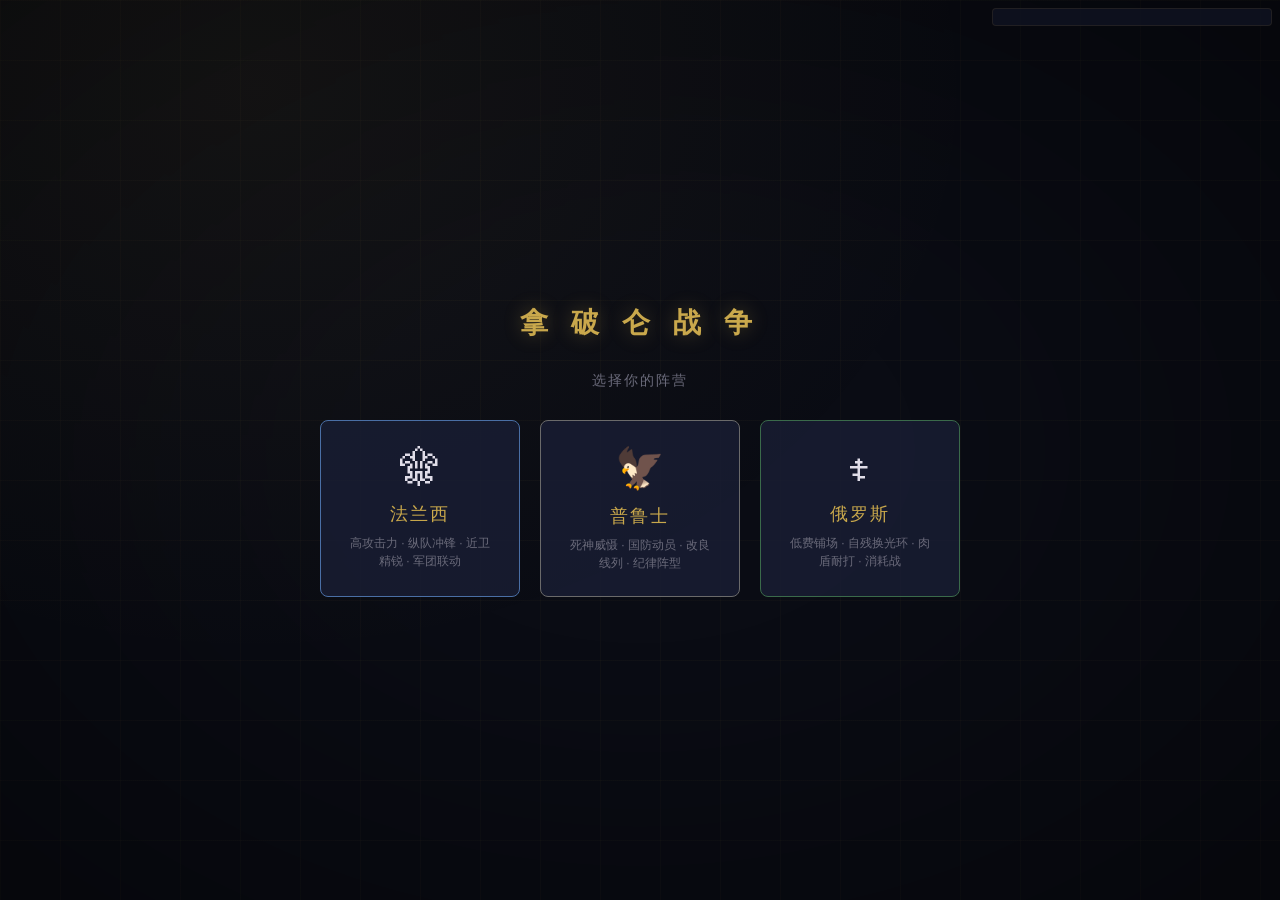
<file: prototypes/card-battle-sim/game.html>
<!DOCTYPE html>
<html lang="zh-CN">
<head>
<meta charset="UTF-8">
<meta name="viewport" content="width=device-width, initial-scale=1.0">
<title>拿破仑战争 — 可玩 Demo</title>
<style>
:root{--void:#0a0c14;--abyss:#0f1220;--slate:#1a1f35;--brass:#c9a84c;--brass-glow:#e0c060;--blood:#8b1a1a;--blood-bright:#c23030;--smoke:#4a4a5a;--smoke-lt:#6a6a7a;--frost:#5a7a9a;--forest:#2a5a3a;--flame:#e06030;--f-france:#4a6fa5;--f-prussia:#6a6a6a;--f-russia:#3a6a4a;--paper:#f0e8d0;--paper-d:#d8c8a0;--r:4px;--rl:8px}
*{margin:0;padding:0;box-sizing:border-box}
body{font-family:"Hiragino Sans","PingFang SC",sans-serif;background:var(--void);color:#e0dde8;min-height:100vh;overflow-x:hidden}
body::before{content:'';position:fixed;inset:0;pointer-events:none;z-index:0;background-image:linear-gradient(rgba(201,168,76,.03) 1px,transparent 1px),linear-gradient(90deg,rgba(201,168,76,.03) 1px,transparent 1px);background-size:60px 60px}
body::after{content:'';position:fixed;inset:0;pointer-events:none;z-index:0;background:radial-gradient(ellipse at 20% 10%,rgba(201,168,76,.06) 0%,transparent 50%),radial-gradient(ellipse at 50% 50%,transparent 30%,rgba(0,0,0,.4) 100%)}

/* Faction Select */
#sel{position:relative;z-index:1;display:flex;flex-direction:column;align-items:center;justify-content:center;min-height:100vh;gap:30px}
#sel h1{font-family:"Georgia","Noto Serif SC",serif;font-size:28px;letter-spacing:8px;color:var(--brass);text-shadow:0 0 20px rgba(201,168,76,.3)}
#sel .sub{color:var(--smoke-lt);font-size:14px;letter-spacing:2px}
.fc{display:flex;gap:20px;flex-wrap:wrap;justify-content:center}
.fcard{width:200px;padding:24px;background:rgba(26,31,53,.8);border:1px solid rgba(201,168,76,.15);border-radius:var(--rl);cursor:pointer;text-align:center;transition:all .2s}
.fcard:hover{border-color:var(--brass);transform:translateY(-4px);box-shadow:0 8px 24px rgba(0,0,0,.4)}
.fcard .ic{font-size:40px;margin-bottom:12px}
.fcard .nm{font-family:"Georgia",serif;font-size:18px;color:var(--brass);letter-spacing:2px;margin-bottom:8px}
.fcard .ds{font-size:12px;color:var(--smoke-lt);line-height:1.5}

/* Game Screen */
#gs{display:none;position:relative;z-index:1;max-width:1000px;margin:0 auto;padding:8px 12px 200px}
.gt{text-align:center;padding:10px;margin-bottom:8px;font-family:"Georgia",serif;font-size:16px;letter-spacing:4px;color:var(--brass);border-bottom:1px solid rgba(201,168,76,.1)}
.ib{display:flex;justify-content:space-between;align-items:center;padding:6px 12px;margin-bottom:8px;background:rgba(26,31,53,.8);border:1px solid rgba(201,168,76,.1);border-radius:var(--r);font-size:12px}
.ib .ph{color:var(--brass);font-weight:bold}.ib .st{color:var(--smoke-lt)}.ib .st b{color:var(--brass)}

/* HQ */
.hq{display:flex;align-items:center;gap:12px;padding:8px 14px;background:rgba(0,0,0,.3);border-radius:var(--r);border:1px solid rgba(201,168,76,.1);margin-bottom:6px}
.hq-l{font-family:"Georgia",serif;font-size:13px;color:var(--smoke-lt);min-width:70px}
.hq-bar{flex:1;max-width:180px;height:14px;background:rgba(0,0,0,.4);border-radius:7px;overflow:hidden;border:1px solid rgba(201,168,76,.1)}
.hq-fill{height:100%;background:linear-gradient(90deg,var(--blood),var(--blood-bright));border-radius:7px;transition:width .5s}
.hq-fill.crit{animation:hpulse 1s ease-in-out infinite}
@keyframes hpulse{0%,100%{opacity:1}50%{opacity:.5}}
.hq-txt{font-family:monospace;font-size:14px;font-weight:bold;color:var(--blood-bright)}
.hq.hit{animation:hqhit .5s ease-out}
@keyframes hqhit{0%{transform:translateX(0)}10%{transform:translateX(-4px)}20%{transform:translateX(4px)}30%{transform:translateX(-3px)}100%{transform:translateX(0)}}

/* Battlefield */
.bfl{display:flex;flex-direction:column;gap:3px}
.bl{display:flex;align-items:stretch;background:rgba(0,0,0,.2);border:1px solid rgba(201,168,76,.08);border-radius:var(--r);min-height:72px;overflow:hidden}
.bl.sk{background:linear-gradient(to bottom,rgba(201,168,76,.06),rgba(201,168,76,.02));border:1px solid rgba(201,168,76,.2)}
.bd{text-align:center;color:var(--brass);font-size:9px;letter-spacing:4px;padding:1px 0;font-family:"Georgia",serif;opacity:.5}
.ll{writing-mode:vertical-rl;width:22px;min-width:22px;display:flex;align-items:center;justify-content:center;color:var(--smoke);font-size:10px;letter-spacing:2px;border-right:1px solid rgba(201,168,76,.08);background:rgba(0,0,0,.1);flex-shrink:0;font-family:"Georgia",serif}
.ur{flex:1;display:grid;grid-template-columns:repeat(4,1fr);gap:4px;padding:4px;align-items:center}
.sl{border:1px dashed rgba(201,168,76,.08);border-radius:var(--r);background:rgba(0,0,0,.06);min-height:62px;cursor:default;transition:all .2s;position:relative}
.sl.clk{cursor:pointer;border-color:var(--brass)}.sl.clk:hover{background:rgba(201,168,76,.1)}
.sl.tgt{border-color:var(--blood-bright);background:rgba(194,48,48,.1);cursor:crosshair;animation:tp .8s ease-in-out infinite}
@keyframes tp{0%,100%{box-shadow:none}50%{box-shadow:0 0 8px rgba(194,48,48,.4)}}

/* Unit Card */
.uc{background:linear-gradient(135deg,var(--paper),var(--paper-d));border:2px solid rgba(42,42,42,.5);border-radius:var(--r);color:#2a2a2a;padding:3px;font-size:10px;position:relative;transition:all .2s}
.uc.fr{border-color:var(--f-france)}.uc.pr{border-color:var(--f-prussia)}.uc.ru{border-color:var(--f-russia)}
.uc.t-骑兵{background:linear-gradient(135deg,#f2d5d1,#d08070)}.uc.t-炮兵{background:linear-gradient(135deg,#ece1be,#c8aa58)}.uc.t-散兵{background:linear-gradient(135deg,#dff0cf,#a0c878)}.uc.t-近卫{background:linear-gradient(135deg,#eadcf4,#b088cc)}
.uc.act{box-shadow:0 0 6px rgba(201,168,76,.4);cursor:pointer}.uc.act:hover{transform:translateY(-2px);box-shadow:0 4px 12px rgba(0,0,0,.4)}
.uc.sel{box-shadow:0 0 12px rgba(201,168,76,.7);border-color:var(--brass)!important}
.uc.dead{opacity:.3;filter:grayscale(.8);border-style:dashed}
.uc.shk{box-shadow:0 0 6px rgba(201,168,76,.5)}
.uc.adv{box-shadow:0 0 8px rgba(90,122,154,.5);cursor:pointer;border-color:var(--frost)!important}
.uc.adv:hover{transform:translateY(-2px)}
.uct{position:absolute;top:-4px;left:-4px;width:18px;height:18px;background:var(--blood);color:#fff;border:2px solid #2a2a2a;border-radius:50%;text-align:center;line-height:14px;font-weight:bold;font-size:10px;z-index:1}
.ucn{font-weight:bold;font-size:9px;text-align:center;margin-top:3px;overflow:hidden;text-overflow:ellipsis;white-space:nowrap;border-bottom:1px solid rgba(0,0,0,.1);padding-bottom:1px}
.ucty{font-size:8px;color:#5a5a5a;text-align:center}
.ucs{display:flex;justify-content:space-between;border-top:1px solid rgba(0,0,0,.1);padding-top:1px;font-weight:bold}
.uca{color:var(--blood);font-size:11px}
.uchp{font-size:11px}.uchp.d{color:var(--blood)}.uchp.ok{color:var(--forest)}
.uc-sh{position:absolute;top:16px;right:1px;font-size:7px;font-weight:bold;background:rgba(74,58,31,.88);color:var(--brass-glow);border:1px solid var(--brass);border-radius:2px;padding:0 2px}
.uc-ev{position:absolute;bottom:1px;right:1px;font-size:7px;color:var(--smoke)}

/* Floating damage */
.fdmg{position:absolute;font-family:"Georgia",serif;font-size:16px;font-weight:bold;color:#e04040;text-shadow:0 0 6px rgba(0,0,0,.8);pointer-events:none;z-index:30;animation:fup 1s ease-out forwards}
@keyframes fup{0%{opacity:1;transform:translateY(0) scale(1.3)}100%{opacity:0;transform:translateY(-30px) scale(.8)}}

/* Hand */
.ha{position:fixed;bottom:50px;left:50%;transform:translateX(-50%);display:flex;gap:6px;padding:8px 12px;z-index:40;background:linear-gradient(180deg,rgba(10,12,20,.9),rgba(10,12,20,.98));border:1px solid rgba(201,168,76,.15);border-radius:var(--rl);backdrop-filter:blur(8px);max-width:90vw;overflow-x:auto}
.hc{min-width:100px;max-width:120px;padding:6px;cursor:pointer;background:linear-gradient(135deg,var(--paper),var(--paper-d));border:2px solid rgba(42,42,42,.5);border-radius:var(--r);color:#2a2a2a;font-size:10px;transition:all .2s;flex-shrink:0;position:relative}
.hc:hover{transform:translateY(-8px);box-shadow:0 8px 20px rgba(0,0,0,.5);border-color:var(--brass)}.hc.sel{border-color:var(--brass);box-shadow:0 0 12px rgba(201,168,76,.6);transform:translateY(-12px)}.hc.no{opacity:.4;cursor:not-allowed}
.hc.ev{background:linear-gradient(135deg,#d0e8d0,#a0c8a0)}
.hcn{font-weight:bold;font-size:10px;text-align:center;border-bottom:1px solid rgba(0,0,0,.1);padding-bottom:2px;margin-bottom:2px}
.hci{font-size:9px;color:#5a5a5a;text-align:center}
.hcs{display:flex;justify-content:space-between;font-weight:bold;margin-top:2px;border-top:1px solid rgba(0,0,0,.1);padding-top:2px}
.hcc{position:absolute;top:-4px;left:-4px;width:16px;height:16px;background:var(--blood);color:#fff;border:2px solid #2a2a2a;border-radius:50%;text-align:center;line-height:12px;font-size:9px}

/* Action Bar */
.abar{position:fixed;bottom:0;left:0;right:0;z-index:50;background:linear-gradient(180deg,rgba(10,12,20,.85),rgba(10,12,20,.98));border-top:1px solid rgba(201,168,76,.15);padding:8px 16px;display:flex;align-items:center;gap:12px;backdrop-filter:blur(8px)}
.abar .mw{max-width:1000px;margin:0 auto;width:100%;display:flex;align-items:center;gap:12px}
.btn{background:rgba(26,31,53,.8);color:#c0bdc8;border:1px solid rgba(201,168,76,.12);padding:6px 14px;cursor:pointer;font-family:inherit;font-size:12px;border-radius:var(--r);transition:all .15s;white-space:nowrap}
.btn:hover:not(:disabled){background:rgba(201,168,76,.12);border-color:var(--brass);color:var(--brass)}
.btn:disabled{opacity:.3;cursor:not-allowed}
.btn.pr{background:linear-gradient(135deg,var(--blood),#6b1515);border-color:var(--blood-bright);color:#fff}
.btn.pr:hover:not(:disabled){background:linear-gradient(135deg,var(--blood-bright),var(--blood))}
.phi{font-family:"Georgia",serif;font-size:13px;color:var(--brass);letter-spacing:1px;min-width:80px}
.ahi{font-size:11px;color:var(--smoke-lt);flex:1}

/* Log */
.lp{position:fixed;top:8px;right:8px;width:280px;max-height:300px;overflow-y:auto;padding:8px;z-index:30;background:rgba(15,18,32,.9);border:1px solid rgba(201,168,76,.1);border-radius:var(--r);font-size:10px;font-family:monospace;color:var(--smoke-lt);line-height:1.5}
.lp .ll{margin:1px 0}.lp .la{color:var(--blood-bright)}.lp .ld{color:var(--brass)}.lp .lh{color:var(--forest-lt)}

/* Result */
.ro{display:none;position:fixed;inset:0;z-index:60;align-items:center;justify-content:center;background:rgba(0,0,0,.6)}
.ro.vis{display:flex}
.rc{background:linear-gradient(135deg,rgba(26,31,53,.95),rgba(42,37,32,.95));border:2px solid var(--brass);border-radius:var(--rl);padding:40px 60px;text-align:center;box-shadow:0 0 60px rgba(201,168,76,.3)}
.rc .ri{font-size:48px;margin-bottom:12px}.rc .rt{font-family:"Georgia",serif;font-size:24px;color:var(--brass-glow);letter-spacing:4px}.rc .rd{font-size:13px;color:var(--smoke-lt);margin-top:8px}.rc .rb{margin-top:20px}

.sk-shake{animation:sk .4s ease-out}
@keyframes sk{0%{transform:translate(0,0)}10%{transform:translate(-4px,-2px)}20%{transform:translate(4px,2px)}30%{transform:translate(-3px,1px)}40%{transform:translate(3px,-1px)}50%{transform:translate(-2px,2px)}60%{transform:translate(2px,-1px)}100%{transform:translate(0,0)}}

@media(max-width:700px){.ha{gap:4px;padding:6px 8px}.hc{min-width:80px;max-width:95px;font-size:9px}.lp{display:none}.ib{font-size:10px;flex-wrap:wrap;gap:4px}}
@media(prefers-reduced-motion:reduce){*,*::before,*::after{animation-duration:.01ms!important;transition-duration:.01ms!important}}
:focus-visible{outline:2px solid var(--brass);outline-offset:1px}
::-webkit-scrollbar{width:4px}::-webkit-scrollbar-track{background:var(--void)}::-webkit-scrollbar-thumb{background:var(--slate-lt);border-radius:2px}
</style>
</head>
<body>
<div id="sel">
<h1>拿 破 仑 战 争</h1>
<div class="sub">选择你的阵营</div>
<div class="fc">
<div class="fcard" style="border-color:var(--f-france)" onclick="startGame('法兰西')"><div class="ic">⚜</div><div class="nm">法兰西</div><div class="ds">高攻击力 · 纵队冲锋 · 近卫精锐 · 军团联动</div></div>
<div class="fcard" style="border-color:var(--f-prussia)" onclick="startGame('普鲁士')"><div class="ic">🦅</div><div class="nm">普鲁士</div><div class="ds">死神威慑 · 国防动员 · 改良线列 · 纪律阵型</div></div>
<div class="fcard" style="border-color:var(--f-russia)" onclick="startGame('俄罗斯')"><div class="ic">☦</div><div class="nm">俄罗斯</div><div class="ds">低费铺场 · 自残换光环 · 肉盾耐打 · 消耗战</div></div>
</div>
</div>

<div id="gs">
<div class="gt">拿 破 仑 战 争</div>
<div class="ib"><span class="ph" id="ph">准备中</span><span class="st">回合 <b id="tn">1</b></span><span class="st">军令 <b id="od">0/0</b></span><span class="st">手牌 <b id="hcnt">0</b></span><span class="st">牌库 <b id="dcnt">0</b></span></div>
<div class="hq" id="hq-e" style="border-left:3px solid var(--f-russia)"><span class="hq-l" id="el">敌方指挥部</span><div class="hq-bar"><div class="hq-fill" id="ef" style="width:100%"></div></div><span class="hq-txt" id="et">14/14</span></div>
<div class="bfl" id="bfl" style="position:relative">
<div class="bl" id="l-er"><div class="ll">敌后方</div><div class="ur" id="r-er"></div></div>
<div class="bd">— 敌 主 力 —</div>
<div class="bl" id="l-em"><div class="ll">敌主力</div><div class="ur" id="r-em"></div></div>
<div class="bd">— 散 兵 线 —</div>
<div class="bl sk" id="l-sk"><div class="ll">散兵线</div><div class="ur" id="r-sk"></div></div>
<div class="bd">— 我 主 力 —</div>
<div class="bl" id="l-pm"><div class="ll">我主力</div><div class="ur" id="r-pm"></div></div>
<div class="bl" id="l-pr"><div class="ll">我后方</div><div class="ur" id="r-pr"></div></div>
</div>
<div class="hq" id="hq-p" style="border-left:3px solid var(--f-france)"><span class="hq-l" id="pl">我方指挥部</span><div class="hq-bar"><div class="hq-fill" id="pf" style="width:100%"></div></div><span class="hq-txt" id="pt">14/14</span></div>
</div>

<div class="ha" id="ha" style="display:none"></div>
<div class="abar" id="abar" style="display:none"><div class="mw"><span class="phi" id="phi">—</span><span class="ahi" id="ahi"></span><button class="btn" id="ba" style="display:none"></button><button class="btn pr" id="be" onclick="endTurn()">结束回合</button></div></div>
<div class="lp" id="lp"></div>
<div class="ro" id="ro"><div class="rc"><div class="ri" id="ri">⚜</div><div class="rt" id="rt">胜利</div><div class="rd" id="rd"></div><div class="rb"><button class="btn pr" onclick="location.reload()">再来一局</button></div></div></div>

<script>
// ========== CARD DATA ==========
const UT={INF:"线列步兵",CAV:"骑兵",ART:"炮兵",SKI:"散兵",GRD:"近卫"};
function C(n,c,a,h,t,f,k){return{name:n,cost:c,attack:a,health:h,unitType:t,faction:f,keywords:k||[],cardType:"unit"}}
function E(n,c,f){return{name:n,cost:c,attack:0,health:0,unitType:UT.INF,faction:f,keywords:[],cardType:"event"}}

function deckFrance(){return[
C("猎兵连",1,1,2,UT.SKI,"法兰西",["闪避"]),C("猎兵连",1,1,2,UT.SKI,"法兰西",["闪避"]),
C("第45线列步兵团",3,3,4,UT.INF,"法兰西",["结阵","齐射"]),C("第45线列步兵团",3,3,4,UT.INF,"法兰西",["结阵","齐射"]),
C("第45线列步兵团",3,3,4,UT.INF,"法兰西",["结阵","齐射"]),C("第45线列步兵团",3,3,4,UT.INF,"法兰西",["结阵","齐射"]),
C("征召步兵营",2,2,3,UT.INF,"法兰西",["结阵"]),C("征召步兵营",2,2,3,UT.INF,"法兰西",["结阵"]),
C("帝国步兵团",4,4,4,UT.INF,"法兰西",["结阵","齐射"]),C("帝国步兵团",4,4,4,UT.INF,"法兰西",["结阵","齐射"]),
C("帝国步兵团",4,4,4,UT.INF,"法兰西",["结阵","齐射"]),
C("骠骑兵",2,2,2,UT.CAV,"法兰西",["冲锋","侧翼迂回"]),C("骠骑兵",2,2,2,UT.CAV,"法兰西",["冲锋","侧翼迂回"]),
C("龙骑兵团",4,3,3,UT.CAV,"法兰西",["冲锋"]),C("龙骑兵团",4,3,3,UT.CAV,"法兰西",["冲锋"]),
C("龙骑兵团",4,3,3,UT.CAV,"法兰西",["冲锋"]),
C("胸甲骑兵",6,6,5,UT.CAV,"法兰西",["冲锋","突破"]),
C("近卫马炮兵",4,3,3,UT.ART,"法兰西",["远程","军团联动"]),C("近卫马炮兵",4,3,3,UT.ART,"法兰西",["远程","军团联动"]),
C("12磅野战炮",5,4,3,UT.ART,"法兰西",["远程"]),C("12磅野战炮",5,4,3,UT.ART,"法兰西",["远程"]),
C("近卫掷弹兵",5,5,5,UT.INF,"法兰西",["结阵","齐射","守卫"]),
C("近卫掷弹兵",5,5,5,UT.INF,"法兰西",["结阵","齐射","守卫"]),
C("近卫掷弹兵",5,5,5,UT.INF,"法兰西",["结阵","齐射","守卫"]),
C("老近卫军",8,6,8,UT.GRD,"法兰西",["结阵","齐射","守卫","突破"]),
C("老近卫掷弹兵",5,5,6,UT.GRD,"法兰西",["守卫","结阵"]),
C("老近卫先遣营",4,3,5,UT.INF,"法兰西",["结阵","齐射"]),
C("侦察骑兵纵队",3,3,3,UT.CAV,"法兰西",["冲锋"]),
C("骠骑兵",2,2,2,UT.CAV,"法兰西",["冲锋","侧翼迂回"]),
C("帝国传令官",2,0,0,UT.INF,"法兰西",[]),
C("军团传令",3,0,0,UT.INF,"法兰西",[]),
]}

function deckPrussia(){return[
C("耶格猎兵",1,2,2,UT.SKI,"普鲁士",["闪避","齐射"]),C("耶格猎兵",1,2,2,UT.SKI,"普鲁士",["闪避","齐射"]),
C("西里西亚国民军",2,2,3,UT.INF,"普鲁士",["结阵"]),C("西里西亚国民军",2,2,3,UT.INF,"普鲁士",["结阵"]),
C("西里西亚国民军",2,2,3,UT.INF,"普鲁士",["结阵"]),C("西里西亚国民军",2,2,3,UT.INF,"普鲁士",["结阵"]),
C("西里西亚国民军",2,2,3,UT.INF,"普鲁士",["结阵"]),C("西里西亚国民军",2,2,3,UT.INF,"普鲁士",["结阵"]),
C("普鲁士线列军",3,4,4,UT.INF,"普鲁士",["结阵","齐射"]),C("普鲁士线列军",3,4,4,UT.INF,"普鲁士",["结阵","齐射"]),
C("普鲁士线列军",3,4,4,UT.INF,"普鲁士",["结阵","齐射"]),C("普鲁士线列军",3,4,4,UT.INF,"普鲁士",["结阵","齐射"]),
C("近卫掷弹兵团",4,4,5,UT.INF,"普鲁士",["结阵","齐射","守卫"]),
C("近卫掷弹兵团",4,4,5,UT.INF,"普鲁士",["结阵","齐射","守卫"]),
C("近卫掷弹兵团",4,4,5,UT.INF,"普鲁士",["结阵","齐射","守卫"]),
C("死骑兵",2,2,2,UT.CAV,"普鲁士",["冲锋","死神威慑"]),
C("死骑兵",2,2,2,UT.CAV,"普鲁士",["冲锋","死神威慑"]),
C("死骑兵",2,2,2,UT.CAV,"普鲁士",["冲锋","死神威慑"]),
C("普鲁士龙骑",4,4,3,UT.CAV,"普鲁士",["冲锋"]),C("普鲁士龙骑",4,4,3,UT.CAV,"普鲁士",["冲锋"]),
C("普鲁士重炮",5,5,3,UT.ART,"普鲁士",["远程"]),C("普鲁士重炮",5,5,3,UT.ART,"普鲁士",["远程"]),
C("黑色布伦瑞克",5,5,4,UT.INF,"普鲁士",["结阵","突破","死神威慑"]),
C("布吕歇尔的近卫",6,6,6,UT.GRD,"普鲁士",["结阵","守卫"]),
C("勃兰登堡后备营",3,3,4,UT.INF,"普鲁士",["结阵"]),
C("反冲击突击队",4,4,4,UT.INF,"普鲁士",["结阵","齐射","死神威慑"]),
C("西里西亚国民军线列",2,2,3,UT.INF,"普鲁士",["结阵"]),
C("死骑兵",2,2,2,UT.CAV,"普鲁士",["冲锋","死神威慑"]),
C("普鲁士龙骑",4,4,3,UT.CAV,"普鲁士",["冲锋"]),
C("普鲁士线列军",3,4,4,UT.INF,"普鲁士",["结阵","齐射"]),
]}

function deckRussia(){return[
C("哥萨克轻骑",2,2,2,UT.CAV,"俄罗斯",["冲锋","侧翼迂回"]),
C("哥萨克轻骑",2,2,2,UT.CAV,"俄罗斯",["冲锋","侧翼迂回"]),
C("俄军猎兵团",1,1,2,UT.SKI,"俄罗斯",["闪避"]),
C("东正教民兵",2,2,3,UT.INF,"俄罗斯",["结阵"]),C("东正教民兵",2,2,3,UT.INF,"俄罗斯",["结阵"]),
C("俄国线列军",3,2,5,UT.INF,"俄罗斯",["结阵"]),C("俄国线列军",3,2,5,UT.INF,"俄罗斯",["结阵"]),
C("俄国线列军",3,2,5,UT.INF,"俄罗斯",["结阵"]),C("俄国线列军",3,2,5,UT.INF,"俄罗斯",["结阵"]),
C("俄军步兵炮",3,3,2,UT.ART,"俄罗斯",["远程"]),
C("西伯利亚老兵",3,5,5,UT.INF,"俄罗斯",["结阵"]),C("西伯利亚老兵",3,5,5,UT.INF,"俄罗斯",["结阵"]),
C("普拉托夫的哥萨克",4,3,2,UT.CAV,"俄罗斯",["冲锋","侧翼迂回"]),
C("普拉托夫的哥萨克",4,3,2,UT.CAV,"俄罗斯",["冲锋","侧翼迂回"]),
C("俄军龙骑",4,4,3,UT.CAV,"俄罗斯",["冲锋"]),
C("莫斯科掷弹兵",5,4,5,UT.INF,"俄罗斯",["结阵","守卫"]),
C("莫斯科掷弹兵",5,4,5,UT.INF,"俄罗斯",["结阵","守卫"]),
C("独角兽榴弹炮",5,5,3,UT.ART,"俄罗斯",["远程"]),
C("独角兽榴弹炮",5,5,3,UT.ART,"俄罗斯",["远程"]),
C("巴格拉季昂的近卫",6,5,6,UT.GRD,"俄罗斯",["结阵","守卫"]),
C("巴格拉季昂的近卫",6,5,6,UT.GRD,"俄罗斯",["结阵","守卫"]),
C("库图佐夫的旗手",6,4,6,UT.GRD,"俄罗斯",["结阵","守卫"]),
C("帝国大军",5,3,5,UT.INF,"俄罗斯",["结阵"]),
C("顿河哥萨克猎骑",3,3,3,UT.CAV,"俄罗斯",["冲锋","侧翼迂回"]),
C("撤退中的炮兵队",4,3,3,UT.ART,"俄罗斯",["远程"]),
C("焦土游击",2,2,2,UT.INF,"俄罗斯",["结阵"]),
C("俄军龙骑",4,4,3,UT.CAV,"俄罗斯",["冲锋"]),
C("莫斯科掷弹兵",5,4,5,UT.INF,"俄罗斯",["结阵","守卫"]),
C("焦土游击",2,2,2,UT.INF,"俄罗斯",["结阵"]),
C("东正教民兵",2,2,3,UT.INF,"俄罗斯",["结阵"]),
]}

const DECKS={"法兰西":deckFrance,"普鲁士":deckPrussia,"俄罗斯":deckRussia};
const HQ_HP=14,MAX_ORD=16,MAX_HAND=7;

// ========== STATE ==========
let G=null,selHand=null,selAtk=null,advMode=false;

function mkUnit(card,line,slot){return{card,hp:card.health,line,slot,acted:false,deployed:true,evaded:false,shaken:false,id:Math.random().toString(36).slice(2,8)}}
function mkPlayer(name,faction){const d=DECKS[faction]();shuffle(d);return{name,faction,deck:d,hand:[],discard:[],hqHp:HQ_HP,maxOrd:0,curOrd:0}}
function shuffle(a){for(let i=a.length-1;i>0;i--){const j=Math.floor(Math.random()*(i+1));[a[i],a[j]]=[a[j],a[i]]}}

function init(pf){
    const ef=pf==="法兰西"?"俄罗斯":pf==="普鲁士"?"法兰西":"普鲁士";
    const p=mkPlayer("玩家",pf),e=mkPlayer("AI",ef);
    for(let i=0;i<4;i++)if(p.deck.length)p.hand.push(p.deck.shift());
    for(let i=0;i<5;i++)if(e.deck.length)e.hand.push(e.deck.shift());
    return{p,e,bf:{pR:[],pM:[],pS:[],eS:[],eM:[],eR:[]},turn:1,phase:"draw",log:[],over:false}
}

// ========== HELPERS ==========
function isP(u){return G.bf.pR.includes(u)||G.bf.pM.includes(u)||G.bf.pS.includes(u)}
function allU(isP){const b=G.bf;return isP?[...b.pR,...b.pM,...b.pS]:[...b.eR,...b.eM,...b.eS]}
function getL(line,isP){const b=G.bf;if(isP)return line==="rear"?b.pR:line==="main"?b.pM:b.pS;return line==="rear"?b.eR:line==="main"?b.eM:b.eS}
function fkey(f){return f==="法兰西"?"fr":f==="普鲁士"?"pr":"ru"}
function esc(s){return s==null?"":String(s).replace(/&/g,"&amp;").replace(/</g,"&lt;").replace(/>/g,"&gt;")}
function dead(u){return u.hp<=0}

// ========== COMBAT ==========
function effAtk(u,bf,isPl){
    let a=u.card.attack;
    const own=isPl?bf.pM.concat(bf.pR):bf.eM.concat(bf.eR);
    if(u.card.unitType===UT.CAV){for(const f of own){if(f.slot===u.slot&&f.card.unitType===UT.ART&&f.card.keywords.includes("军团联动")){a+=1;break}}}
    const en=isPl?[...bf.eR,...bf.eM,...bf.eS]:[...bf.pR,...bf.pM,...bf.pS];
    for(const e of en){if(e.slot===u.slot&&e.card.keywords.includes("死神威慑"))a=Math.max(0,a-1)}
    if(u.shaken)a=Math.max(0,a-1);
    return a
}

function calcDmg(atk,def){
    const ac=atk.card,dc=def.card;
    if(dc.keywords.includes("闪避")&&!def.evaded&&ac.unitType!==UT.ART){def.evaded=true;return{d:0,c:0,ev:true}}
    let d=effAtk(atk,G.bf,isP(atk));
    const dAtk=effAtk(def,G.bf,isP(def));
    if(ac.unitType===UT.CAV&&(dc.unitType===UT.INF||dc.unitType===UT.GRD)){
        if(dc.keywords.includes("结阵")&&!ac.keywords.includes("突破"))d=Math.max(1,Math.floor(d/2));
        else if(!dc.keywords.includes("结阵"))d=d*2;
    }
    if(ac.unitType===UT.ART&&(dc.unitType===UT.INF||dc.unitType===UT.GRD))d=dc.keywords.includes("结阵")?d+2:d+1;
    if(ac.keywords.includes("齐射")&&!atk.acted)d+=1;
    if(dc.unitType===UT.ART)c=Math.floor(dAtk/2);else if(ac.unitType===UT.ART&&ac.keywords.includes("远程"))c=0;else c=dAtk;
    return{d:Math.max(0,d),c:Math.max(0,c),ev:false}
}

function findTgt(atk){
    const isPl=isP(atk);
    const oR=isPl?G.bf.eR:G.bf.pR,oM=isPl?G.bf.eM:G.bf.pM,oS=isPl?G.bf.eS:G.bf.pS;
    const guards=oM.filter(u=>!dead(u)&&u.card.keywords.includes("守卫"));
    if(guards.length)return guards;
    if(atk.line==="rear"&&atk.card.keywords.includes("远程")&&atk.card.unitType===UT.ART)return[...oS,...oM].filter(u=>!dead(u));
    if(atk.card.keywords.includes("侧翼迂回")&&atk.card.unitType===UT.CAV&&atk.line!=="rear")return[...oS,...oM,...oR].filter(u=>!dead(u));
    if(atk.line==="rear")return[];
    return[...oS,...oM].filter(u=>!dead(u))
}

function canHQ(atk){
    const isPl=isP(atk);
    const oM=isPl?G.bf.eM:G.bf.pM,oS=isPl?G.bf.eS:G.bf.pS;
    if(oM.some(u=>!dead(u))||oS.some(u=>!dead(u)))return false;
    if(atk.line==="rear"&&atk.card.keywords.includes("远程"))return true;
    if(atk.line==="skirmish")return true;
    return false
}

// ========== SHAKEN ==========
function maybeShake(u,dmg){if(dead(u)||u.shaken||dmg<2)return;if(u.hp*2>u.card.health)return;u.shaken=true;log("  ⚑ "+u.card.name+" 动摇")}

function cleanDead(){const b=G.bf;b.pR=b.pR.filter(u=>!dead(u));b.pM=b.pM.filter(u=>!dead(u));b.pS=b.pS.filter(u=>!dead(u));b.eR=b.eR.filter(u=>!dead(u));b.eM=b.eM.filter(u=>!dead(u));b.eS=b.eS.filter(u=>!dead(u))}

// ========== LOG ==========
function log(msg,type){
    G.log.push(msg);
    const p=document.getElementById("lp");
    const cls=type==="atk"?"la":type==="dep"?"ld":type==="heal"?"lh":"";
    p.innerHTML+=`<div class="ll ${cls}">${esc(msg)}</div>`;
    p.scrollTop=p.scrollHeight
}

// ========== TURN FLOW ==========
function startPTurn(){
    G.phase="deploy";const p=G.p;
    p.maxOrd=Math.min(p.maxOrd+1,MAX_ORD);p.curOrd=p.maxOrd;
    for(const u of allU(true)){u.acted=false;u.deployed=false}
    for(let i=0;i<2;i++)if(p.deck.length&&p.hand.length<MAX_HAND)p.hand.push(p.deck.shift());
    for(const u of allU(true))if(u.shaken)u.shaken=false;
    selHand=null;selAtk=null;advMode=false;
    log("\n=== 回合 "+G.turn+"：玩家行动 ===");
    log("军令: "+p.curOrd+"/"+p.maxOrd+"  手牌: "+p.hand.length);
    render()
}

function endTurn(){
    if(G.over)return;selHand=null;selAtk=null;advMode=false;
    G.phase="enemy";render();
    setTimeout(doEnemy,400)
}

function checkWin(){
    if(G.p.hqHp<=0&&G.e.hqHp<=0){showResult("draw");return true}
    if(G.e.hqHp<=0){showResult("win");return true}
    if(G.p.hqHp<=0){showResult("lose");return true}
    return false
}
function showResult(t){
    G.over=true;
    document.getElementById("ri").textContent=t==="win"?"⚜":t==="lose"?"💀":"⚔";
    document.getElementById("rt").textContent=t==="win"?"胜利！":t==="lose"?"战败...":"平局";
    document.getElementById("rd").textContent="回合 "+G.turn+" · 玩家HQ "+Math.max(0,G.p.hqHp)+" · AIHQ "+Math.max(0,G.e.hqHp);
    document.getElementById("ro").classList.add("vis")
}

// ========== PLAYER ACTIONS ==========
function selHC(i){
    if(G.phase!=="deploy"||G.over)return;
    const c=G.p.hand[i];if(!c)return;
    selHand=selHand===i?null:i;selAtk=null;render()
}

function clickSl(line,slot){
    if(G.over)return;
    if(G.phase==="deploy"&&selHand!==null)doDeploy(line,slot);
    else if(G.phase==="attack"&&selAtk!==null)doAttack(line,slot)
}

function doDeploy(line,slot){
    const c=G.p.hand[selHand];if(!c)return;
    if(c.cardType!=="unit")return;
    if(line!=="rear")return;
    if(G.p.curOrd<c.cost)return;
    if(G.bf.pR.some(u=>u.slot===slot))return;
    const u=mkUnit(c,"rear",slot);G.bf.pR.push(u);
    G.p.curOrd-=c.cost;G.p.hand.splice(selHand,1);
    for(const kw of c.keywords){const m=kw.match(/^自残(\d+)$/);if(m){G.p.hqHp-=+m[1];log("  💥 "+c.name+" 自损HQ"+m[1])}}
    if(c.keywords.includes("光环+1攻")){for(const x of allU(true))if(x!==u)x.card={...x.card,attack:x.card.attack+1};log("  ✨ "+c.name+"：全场友军+1攻")}
    if(c.keywords.includes("光环+1血")){for(const x of allU(true))if(x!==u){x.card={...x.card,health:x.card.health+1};x.hp++}log("  ✨ "+c.name+"：全场友军+1血")}
    log("  ▶ 部署 "+c.name+" 到后方 槽位"+(slot+1)+"（-"+c.cost+"军令）","dep");
    selHand=null;if(checkWin())return;render()
}

function clickAdv(u){
    if(G.phase!=="advance"||G.over)return;
    if(!isP(u)||dead(u)||u.shaken||u.deployed)return;
    if(G.p.curOrd<1)return;
    if(u.line==="rear"){
        const used=new Set(G.bf.pM.map(x=>x.slot));let s=-1;
        for(let i=0;i<4;i++)if(!used.has(i)){s=i;break}
        if(s<0)return;
        G.bf.pR.splice(G.bf.pR.indexOf(u),1);u.line="main";u.slot=s;u.acted=true;G.bf.pM.push(u);G.p.curOrd--;
        log("  ⇒ "+u.card.name+" 后方→主力 槽位"+(s+1)+"（-1军令）")
    }else if(u.line==="main"){
        const used=new Set(G.bf.eS.map(x=>x.slot).concat(G.bf.pS.map(x=>x.slot)));let s=-1;
        for(let i=0;i<4;i++)if(!used.has(i)){s=i;break}
        if(s<0)return;
        G.bf.pM.splice(G.bf.pM.indexOf(u),1);u.line="skirmish";u.slot=s;u.acted=true;G.bf.pS.push(u);G.p.curOrd--;
        log("  ⇒ "+u.card.name+" 主力→散兵 槽位"+(s+1)+"（-1军令）")
    }
    render()
}

function selAtkU(u){
    if(G.phase!=="attack"||G.over)return;
    if(!isP(u)||u.acted||dead(u)||u.shaken)return;
    if(u.deployed&&!u.card.keywords.includes("冲锋"))return;
    if(u.line==="rear"&&!u.card.keywords.includes("远程"))return;
    selAtk=selAtk===u?null:u;render()
}

function doAttack(line,slot){
    if(!selAtk)return;
    const isPl=isP(selAtk);
    // HQ attack
    if(line==="hq-e"&&isPl&&canHQ(selAtk)){atkHQ(selAtk,false);return}
    if(line==="hq-p"&&!isPl&&canHQ(selAtk)){atkHQ(selAtk,true);return}
    // Unit attack
    const lineArr=getL(line.replace("e-","").replace("p-",""),!isPl);
    const def=lineArr.find(u=>u.slot===slot&&!dead(u));
    if(!def)return;
    const tgts=findTgt(selAtk);
    if(!tgts.includes(def))return;
    execAtk(selAtk,def)
}

function atkHQ(atk,vsPlayer){
    const d=effAtk(atk,G.bf,isP(atk));
    if(vsPlayer)G.p.hqHp-=d;else G.e.hqHp-=d;
    atk.acted=true;selAtk=null;
    log("  💥 "+atk.card.name+" 直击"+(vsPlayer?"玩家":"AI")+"HQ · "+d+"伤害","atk");
    shake();if(checkWin())return;render()
}

function execAtk(atk,def){
    const r=calcDmg(atk,def);
    if(r.ev){log("  ⚡ "+def.card.name+" 闪避了 "+atk.card.name+" 的攻击");atk.acted=true;selAtk=null;render();return}
    def.hp-=r.d;atk.hp-=r.c;atk.acted=true;
    maybeShake(def,r.d);maybeShake(atk,r.c);
    let smash=0;
    if(atk.card.keywords.includes("突破")&&def.hp<=0){smash=Math.abs(def.hp);if(smash>0){if(isP(atk))G.e.hqHp-=smash;else G.p.hqHp-=smash}}
    cleanDead();
    let msg="  ⚔ "+atk.card.name+" → "+def.card.name+" · "+r.d+"伤害";
    if(r.c>0)msg+=" · 反击"+r.c;if(dead(def))msg+=" · 💀击杀";if(smash>0)msg+=" · 突破"+smash+"打HQ";
    log(msg,"atk");selAtk=null;shake();if(checkWin())return;render()
}

function shake(){const b=document.getElementById("bfl");b.classList.remove("sk-shake");void b.offsetWidth;b.classList.add("sk-shake")}

// ========== AI ==========
function doEnemy(){
    const e=G.e;e.maxOrd=Math.min(e.maxOrd+1,MAX_ORD);e.curOrd=e.maxOrd;
    for(const u of allU(false)){u.acted=false;u.deployed=false}
    for(let i=0;i<2;i++)if(e.deck.length&&e.hand.length<MAX_HAND)e.hand.push(e.deck.shift());
    for(const u of allU(false))if(u.shaken)u.shaken=false;
    log("\n=== 回合 "+G.turn+"：AI行动 ===");
    render();
    aiDeploy(()=>aiAdvance(()=>aiAttack(()=>{
        if(checkWin())return;G.turn++;startPTurn()
    })))
}

function aiDeploy(cb){
    const e=G.e;const hand=[...e.hand].sort((a,b)=>a.cost-b.cost);
    for(const c of hand){
        if(c.cardType!=="unit"||c.cost>e.curOrd)continue;
        const used=new Set(G.bf.eR.map(u=>u.slot));let s=-1;
        for(let i=0;i<4;i++)if(!used.has(i)){s=i;break}
        if(s<0)continue;
        const u=mkUnit(c,"rear",s);G.bf.eR.push(u);e.curOrd-=c.cost;e.hand.splice(e.hand.indexOf(c),1);
        for(const kw of c.keywords){const m=kw.match(/^自残(\d+)$/);if(m)e.hqHp-=+m[1]}
        if(c.keywords.includes("光环+1攻")){for(const x of allU(false))if(x!==u)x.card={...x.card,attack:x.card.attack+1}}
        if(c.keywords.includes("光环+1血")){for(const x of allU(false))if(x!==u){x.card={...x.card,health:x.card.health+1};x.hp++}}
        log("  ▶ AI部署 "+c.name+" 到后方 槽位"+(s+1),"dep")
    }
    setTimeout(()=>{render();cb()},200)
}

function aiAdvance(cb){
    for(const u of[...G.bf.eR]){
        if(u.shaken||G.e.curOrd<1)continue;
        const used=new Set(G.bf.eM.map(x=>x.slot));let s=-1;
        for(let i=0;i<4;i++)if(!used.has(i)){s=i;break}
        if(s<0)continue;
        G.bf.eR.splice(G.bf.eR.indexOf(u),1);u.line="main";u.slot=s;u.acted=true;G.bf.eM.push(u);G.e.curOrd--;
        log("  ⇒ AI "+u.card.name+" 后方→主力 槽位"+(s+1),"dep")
    }
    for(const u of[...G.bf.eM]){
        if(u.shaken||u.deployed||G.e.curOrd<1)continue;
        const used=new Set(G.bf.eS.map(x=>x.slot).concat(G.bf.pS.map(x=>x.slot)));let s=-1;
        for(let i=0;i<4;i++)if(!used.has(i)){s=i;break}
        if(s<0)continue;
        G.bf.eM.splice(G.bf.eM.indexOf(u),1);u.line="skirmish";u.slot=s;u.acted=true;G.bf.eS.push(u);G.e.curOrd--;
        log("  ⇒ AI "+u.card.name+" 主力→散兵 槽位"+(s+1),"dep")
    }
    setTimeout(()=>{render();cb()},300)
}

function aiAttack(cb){
    const atks=allU(false).filter(u=>{
        if(u.acted||dead(u)||u.shaken)return false;
        if(u.deployed&&!u.card.keywords.includes("冲锋"))return false;
        if(u.line==="rear"&&!u.card.keywords.includes("远程"))return false;
        return true
    });
    let i=0;
    function next(){
        if(i>=atks.length||G.over){render();cb();return}
        const atk=atks[i++];
        if(atk.acted){next();return}
        if(canHQ(atk)){const d=effAtk(atk,G.bf,false);G.p.hqHp-=d;atk.acted=true;log("  💥 AI "+atk.card.name+" 直击玩家HQ · "+d+"伤害","atk");shake();if(checkWin())return;setTimeout(next,400);return}
        const tgts=findTgt(atk);if(!tgts.length){next();return}
        tgts.sort((a,b)=>{const ak=calcDmg(atk,a).d>=a.hp?-100:0,bk=calcDmg(atk,b).d>=b.hp?-100:0;return(ak+a.hp)-(bk+b.hp)});
        const def=tgts[0];const r=calcDmg(atk,def);
        if(r.ev){log("  ⚡ "+def.card.name+" 闪避了AI "+atk.card.name+" 的攻击");atk.acted=true;setTimeout(next,300);return}
        def.hp-=r.d;atk.hp-=r.c;atk.acted=true;maybeShake(def,r.d);maybeShake(atk,r.c);
        let smash=0;if(atk.card.keywords.includes("突破")&&def.hp<=0){smash=Math.abs(def.hp);if(smash>0)G.p.hqHp-=smash}
        cleanDead();
        let msg="  ⚔ AI "+atk.card.name+" → "+def.card.name+" · "+r.d+"伤害";
        if(r.c>0)msg+=" · 反击"+r.c;if(dead(def))msg+=" · 💀击杀";if(smash>0)msg+=" · 突破"+smash+"打HQ";
        log(msg,"atk");shake();if(checkWin())return;setTimeout(next,400)
    }
    setTimeout(next,200)
}

// ========== RENDER ==========
function render(){
    renderIB();renderHQ();renderBF();renderHand();renderAB()
}

function renderIB(){
    const p=G.p;
    document.getElementById("ph").textContent=G.phase==="deploy"?"部署阶段":G.phase==="advance"?"推进阶段":G.phase==="attack"?"攻击阶段":G.phase==="enemy"?"AI 回合":"—";
    document.getElementById("tn").textContent=G.turn;
    document.getElementById("od").textContent=p.curOrd+"/"+p.maxOrd;
    document.getElementById("hcnt").textContent=p.hand.length;
    document.getElementById("dcnt").textContent=p.deck.length
}

function renderHQ(){
    const pH=Math.max(0,G.p.hqHp),eH=Math.max(0,G.e.hqHp);
    document.getElementById("pt").textContent=pH+"/"+HQ_HP;
    document.getElementById("et").textContent=eH+"/"+HQ_HP;
    document.getElementById("pf").style.width=(pH/HQ_HP*100)+"%";
    document.getElementById("ef").style.width=(eH/HQ_HP*100)+"%";
    document.getElementById("pf").classList.toggle("crit",pH<=5);
    document.getElementById("ef").classList.toggle("crit",eH<=5);
    document.getElementById("pl").textContent=G.p.faction+" 指挥部";
    document.getElementById("el").textContent=G.e.faction+" 指挥部";
    const fc=f=>f==="法兰西"?"var(--f-france)":f==="普鲁士"?"var(--f-prussia)":"var(--f-russia)";
    document.getElementById("hq-p").style.borderLeftColor=fc(G.p.faction);
    document.getElementById("hq-e").style.borderLeftColor=fc(G.e.faction)
}

function renderBF(){
    const lines=[
        {id:"r-er",units:G.bf.eR,isPl:false,line:"rear",side:"e"},
        {id:"r-em",units:G.bf.eM,isPl:false,line:"main",side:"e"},
        {id:"r-sk",units:[...G.bf.eS,...G.bf.pS],isPl:null,line:"skirmish",side:"s"},
        {id:"r-pm",units:G.bf.pM,isPl:true,line:"main",side:"p"},
        {id:"r-pr",units:G.bf.pR,isPl:true,line:"rear",side:"p"}
    ];
    const tgts=selAtk?findTgt(selAtk):[];
    for(const l of lines){
        const row=document.getElementById(l.id);let h="";
        for(let s=0;s<4;s++){
            const u=l.units.find(x=>x.slot===s);
            const lk=l.line;
            if(u){
                const pl=isP(u);
                // Determine if this unit can advance (advance phase, player's unit, eligible)
                const canAdv=G.phase==="advance"&&pl&&!dead(u)&&!u.shaken&&!u.deployed&&G.p.curOrd>0&&(u.line==="rear"||u.line==="main"&&!u.deployed);
                const canAct=G.phase==="attack"&&pl&&!u.acted&&!dead(u)&&!u.shaken&&(!u.deployed||u.card.keywords.includes("冲锋"))&&(u.line!=="rear"||u.card.keywords.includes("远程"));
                const isTgt=tgts.includes(u);
                const isSel=selAtk===u;
                let cls="uc t-"+u.card.unitType+" "+fkey(u.card.faction);
                if(dead(u))cls+=" dead";if(u.shaken)cls+=" shk";
                if(canAdv)cls+=" adv";
                else if(canAct)cls+=" act";
                if(isSel)cls+=" sel";
                const dm=u.hp>0&&u.hp<u.card.health;
                const hpCls=dead(u)?"d":dm?"d":"ok";
                // Build slot class
                let slCls="sl";
                if(G.phase==="deploy"&&l.id==="r-pr"&&!u)slCls+=" clk";
                else if(isTgt)slCls+=" tgt";
                else if(G.phase==="attack"&&tgts.length)slCls+=" tgt"; // show all slots as targets when in attack mode
                // Determine click handler for slot
                const lineParam=lk;
                // For unit clicks
                let ucClick="";
                if(canAdv)ucClick=`onclick="event.stopPropagation();clickAdv(G.bf.${pl?(u.line==='rear'?'pR':'pM'):(u.line==='rear'?'eR':'eM')}.find(x=>x.id==='${u.id}'))"`;
                else if(canAct)ucClick=`onclick="event.stopPropagation();selAtkU(G.bf.${pl?(u.line==='rear'?'pR':u.line==='main'?'pM':'pS'):(u.line==='rear'?'eR':u.line==='main'?'eM':'eS')}.find(x=>x.id==='${u.id}'))"`;

                h+=`<div class="${slCls}" onclick="clickSl('${lineParam}',${s})"><div class="${cls}" ${ucClick}><div class="uct">${u.card.cost}</div><div class="ucn">${esc(u.card.name)}</div><div class="ucty">${u.card.unitType}</div><div class="ucs"><span class="uca">${effAtk(u,G.bf,pl)}</span><span class="uchp ${hpCls}">${Math.max(0,u.hp)}/${u.card.health}</span></div>${u.shaken?'<div class="uc-sh">动摇</div>':''}${u.evaded?'<div class="uc-ev">闪避✓</div>':''}</div></div>`
            }else{
                let slCls="sl";
                const canDrop=G.phase==="deploy"&&l.id==="r-pr";
                const canTgt=G.phase==="attack"&&tgts.length>0;
                if(canDrop||canTgt)slCls+=" clk";
                h+=`<div class="${slCls}" onclick="clickSl('${lk}',${s})"></div>`
            }
        }
        row.innerHTML=h
    }
    // Update attack slots highlight
    if(G.phase==="attack"&&selAtk){
        const canHQAttack=canHQ(selAtk);
        if(canHQAttack){
            const hqEl=document.getElementById("hq-e");
            if(hqEl){hqEl.style.cursor="pointer";hqEl.style.borderColor="var(--blood-bright)";
                hqEl.onclick=()=>atkHQ(selAtk,false)}
        }
    }
}

function renderHand(){
    const area=document.getElementById("ha");
    if(G.phase!=="deploy"){area.style.display="none";return}
    area.style.display="flex";let h="";
    for(let i=0;i<G.p.hand.length;i++){
        const c=G.p.hand[i];
        const no=c.cardType==="unit"&&c.cost>G.p.curOrd;
        const sel=selHand===i;
        let cls="hc"+(sel?" sel":"")+(no?" no":"");
        h+=`<div class="${cls}" onclick="selHC(${i})"><div class="hcc">${c.cost}</div><div class="hcn">${esc(c.name)}</div><div class="hci">${c.unitType}</div>`;
        if(c.cardType==="unit")h+=`<div class="hcs"><span style="color:var(--blood)">${c.attack}</span><span>${c.health}</span></div>`;
        h+=`</div>`
    }
    area.innerHTML=h
}

function renderAB(){
    const bar=document.getElementById("abar");
    if(!G||G.over){bar.style.display="none";return}
    bar.style.display="flex";
    const ph=document.getElementById("phi");
    const hint=document.getElementById("ahi");
    const ba=document.getElementById("ba");
    const be=document.getElementById("be");
    if(G.phase==="deploy"){
        ph.textContent="部署";hint.textContent="选择手牌 → 点击后方空槽位部署";
        ba.style.display="inline-block";ba.textContent="进入推进";ba.disabled=false;
        ba.onclick=()=>{G.phase="advance";selHand=null;selAtk=null;advMode=true;render()};
        be.style.display="inline-block"
    }else if(G.phase==="advance"){
        ph.textContent="推进";hint.textContent="点击带蓝色光效的单位推进（后方→主力→散兵）";
        ba.style.display="inline-block";ba.textContent="进入攻击";ba.disabled=false;
        ba.onclick=()=>{G.phase="attack";selHand=null;selAtk=null;render()};
        be.style.display="inline-block"
    }else if(G.phase==="attack"){
        ph.textContent="攻击";hint.textContent="点击可行动单位 → 点击目标攻击";
        ba.style.display="none";be.style.display="inline-block"
    }else if(G.phase==="enemy"){
        ph.textContent="AI";hint.textContent="AI 正在行动...";
        ba.style.display="none";be.style.display="none"
    }
}

// ========== INIT ==========
function startGame(f){
    document.getElementById("sel").style.display="none";
    document.getElementById("gs").style.display="block";
    document.getElementById("abar").style.display="flex";
    G=init(f);
    log("对局开始 · 玩家 "+f+" vs AI "+G.e.faction);
    startPTurn()
}
</script>
</body>
</html>
</file>
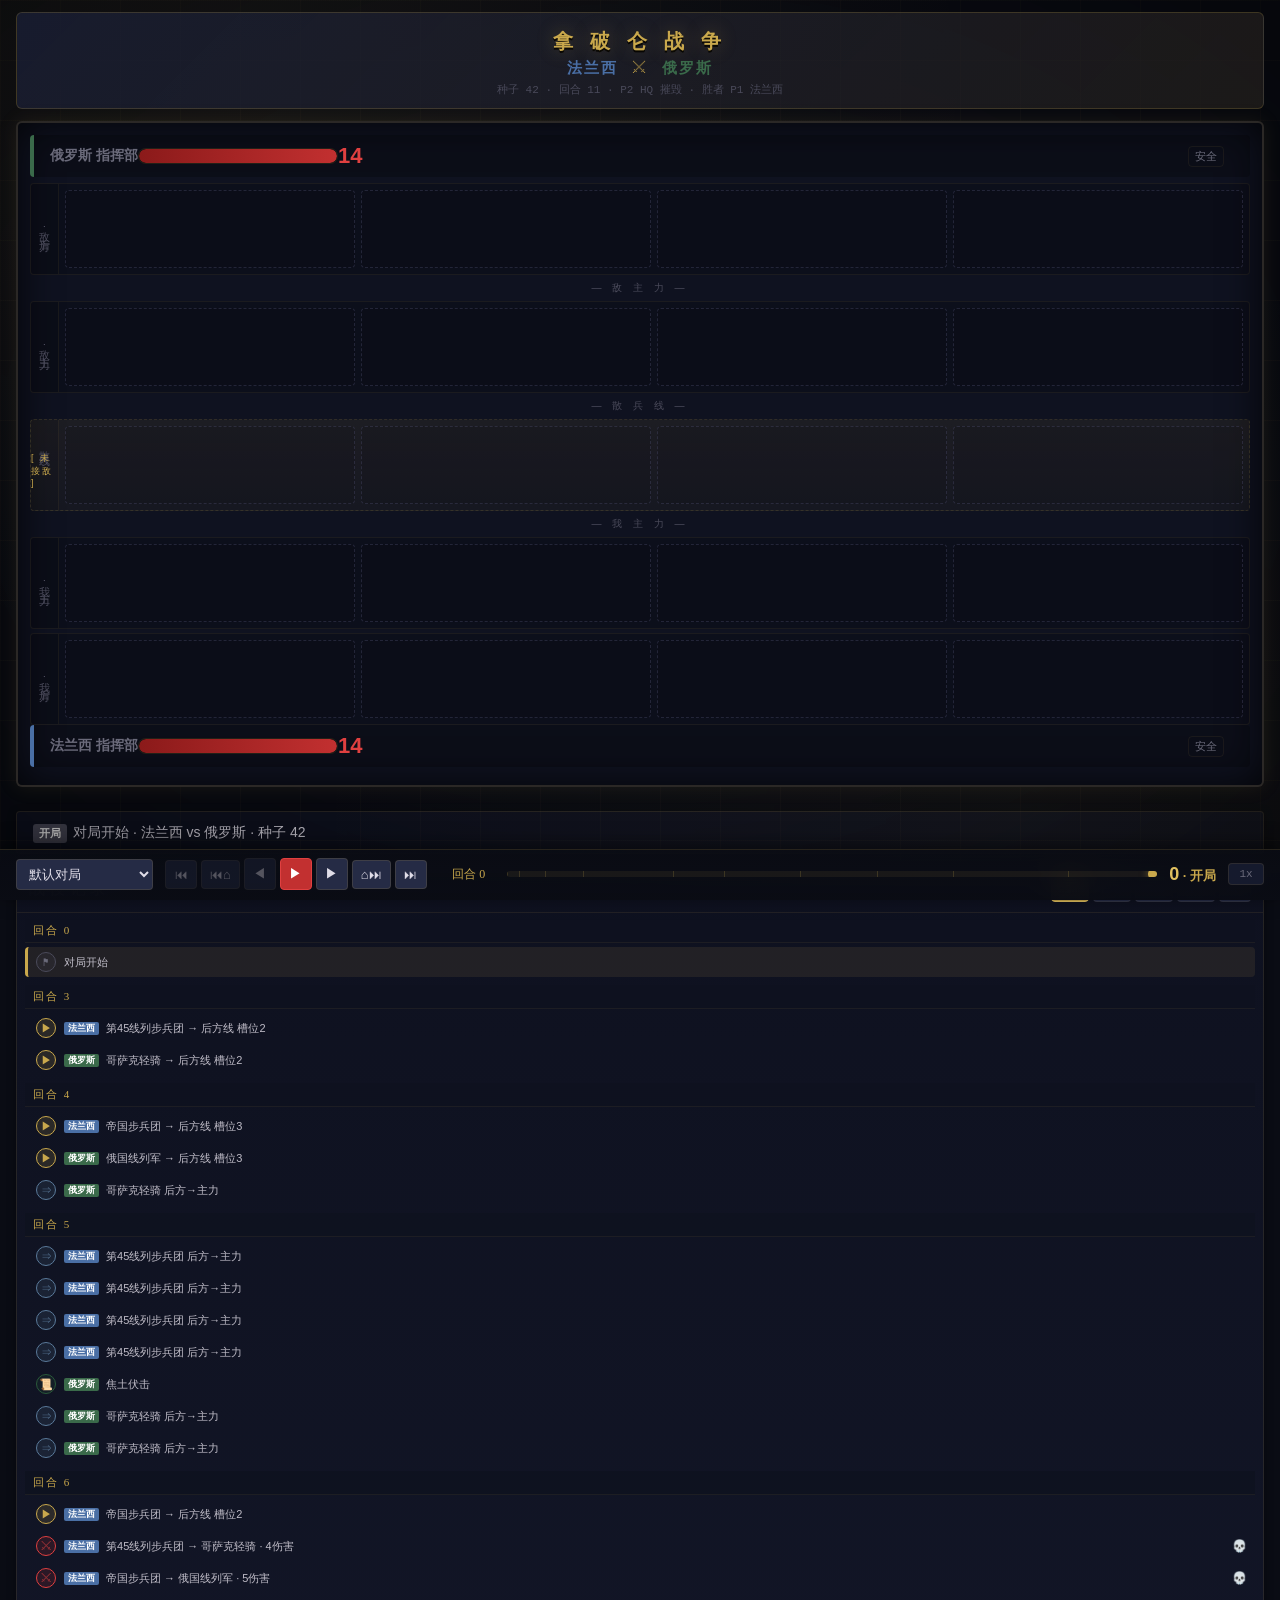
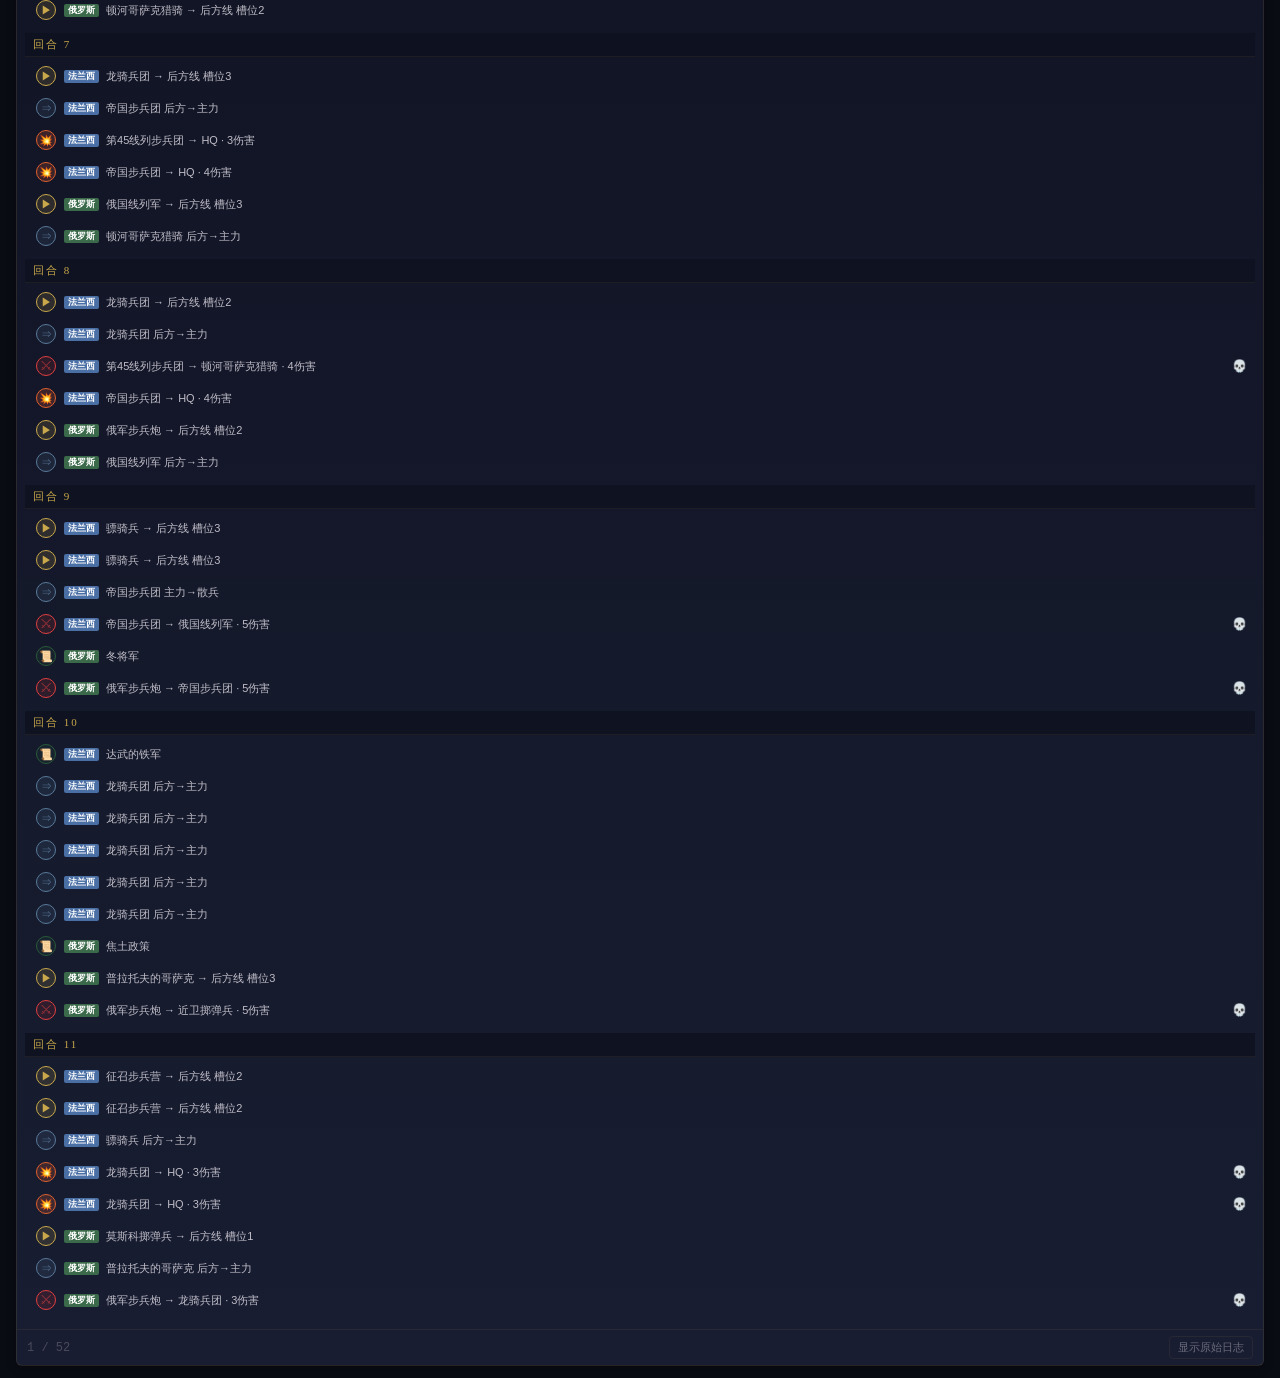
<file: prototypes/card-battle-sim/viewer.html>
<!DOCTYPE html>
<html lang="zh-CN">
<head>
<meta charset="UTF-8">
<meta name="viewport" content="width=device-width, initial-scale=1.0">
<title>拿破仑战争 - 对局回放</title>
<style>
/* === CSS Variables === */
:root {
    --void: #0a0c14;
    --abyss: #0f1220;
    --slate: #1a1f35;
    --slate-lt: #252b45;
    --brass: #c9a84c;
    --brass-glow: #e0c060;
    --brass-dim: #8a7530;
    --blood: #8b1a1a;
    --blood-bright: #c23030;
    --blood-glow: #e04040;
    --smoke: #4a4a5a;
    --smoke-lt: #6a6a7a;
    --frost: #5a7a9a;
    --frost-lt: #7a9aba;
    --forest: #2a5a3a;
    --forest-lt: #4a8a5a;
    --flame: #e06030;
    --flame-glow: #ff8040;

    --bg-deep: var(--void);
    --bg-surface: var(--abyss);
    --bg-raised: var(--slate-lt);
    --border-main: rgba(201,168,76,0.15);
    --border-dim: rgba(201,168,76,0.08);
    --text-primary: #e0dde8;
    --text-secondary: var(--smoke-lt);
    --text-muted: var(--smoke);
    --gold: var(--brass);
    --gold-bright: var(--brass-glow);
    --red: var(--blood-bright);
    --red-bright: var(--blood-glow);
    --green: var(--forest);
    --green-bright: var(--forest-lt);
    --blue-gray: var(--frost);

    --faction-france: #4a6fa5;
    --faction-prussia: #5a5a5a;
    --faction-russia: #3a6a4a;
    --card-paper: #f0e8d0;
    --card-paper-dark: #d8c8a0;
    --type-infantry: #8fb0c5;
    --type-skirmisher: #7daf64;
    --type-cavalry: #c06a5b;
    --type-artillery: #b79a4a;
    --type-guard: #9f75bd;
    --font-display: "Georgia", "Noto Serif SC", "Songti SC", serif;
    --font-main: "Hiragino Sans", "PingFang SC", "Microsoft YaHei", sans-serif;
    --font-body: var(--font-main);
    --font-mono: "SF Mono", "Menlo", "Consolas", monospace;
    --radius: 4px;
    --radius-lg: 6px;
    --shadow: 0 2px 8px rgba(0,0,0,0.4);
    --shadow-inset: inset 0 0 20px rgba(0,0,0,0.3);
}

/* === Reset & Base === */
* { margin: 0; padding: 0; box-sizing: border-box; }

body {
    font-family: var(--font-main);
    background: var(--void);
    color: var(--text-primary);
    min-height: 100vh;
}
.atmosphere {
    position: fixed;
    inset: 0;
    pointer-events: none;
    z-index: 0;
}
.atmosphere::before {
    content: '';
    position: absolute;
    inset: 0;
    background-image:
        linear-gradient(rgba(201,168,76,0.03) 1px, transparent 1px),
        linear-gradient(90deg, rgba(201,168,76,0.03) 1px, transparent 1px);
    background-size: 60px 60px;
}
.atmosphere::after {
    content: '';
    position: absolute;
    inset: 0;
    background:
        radial-gradient(ellipse at 20% 10%, rgba(201,168,76,0.06) 0%, transparent 50%),
        radial-gradient(ellipse at 80% 90%, rgba(201,168,76,0.04) 0%, transparent 50%),
        radial-gradient(ellipse at 50% 50%, transparent 30%, rgba(0,0,0,0.4) 100%);
}

/* === Page Layout === */
.page {
    max-width: 1400px;
    margin: 0 auto;
    padding: 12px 16px;
    display: flex;
    flex-direction: column;
    gap: 12px;
}

/* === Replay Header === */
.replay-header {
    text-align: center;
    padding: 12px 16px;
    background: var(--bg-surface);
    border: 1px solid var(--border-main);
    border-radius: var(--radius-lg);
    box-shadow: var(--shadow);
}
.replay-header h1 {
    font-family: var(--font-display);
    font-size: 22px;
    letter-spacing: 4px;
    color: var(--gold);
    text-shadow: 0 0 12px rgba(201,168,76,0.6), 1px 1px 0 #000;
}
.replay-header .matchup {
    font-size: 14px;
    color: var(--text-secondary);
    margin-top: 4px;
}
.replay-header .matchup .faction-p1 { color: var(--faction-france); font-weight: bold; }
.replay-header .matchup .faction-p2 { color: var(--faction-russia); font-weight: bold; }
.replay-header .meta-line {
    font-size: 12px;
    color: var(--text-muted);
    margin-top: 4px;
}

/* === Controls Bar === */
.controls-bar {
    display: flex;
    align-items: center;
    justify-content: space-between;
    flex-wrap: wrap;
    gap: 8px;
    background: var(--slate);
    border: 1px solid var(--border-main);
    border-top: 2px solid var(--brass-dim);
    border-radius: var(--radius);
    padding: 8px 12px;
    box-shadow: var(--shadow);
}
.controls-left {
    display: flex;
    align-items: center;
    gap: 12px;
    flex-wrap: wrap;
}
.controls-center {
    display: flex;
    align-items: center;
    gap: 4px;
}
.controls-right {
    display: flex;
    align-items: center;
    gap: 8px;
}

.turn-info {
    font-size: 13px;
    color: var(--text-secondary);
}
.turn-info .turn-num {
    color: var(--gold-bright);
    font-size: 18px;
    font-weight: bold;
}
.turn-info .active-player {
    color: var(--gold);
    font-weight: bold;
}
.step-counter {
    font-size: 12px;
    color: var(--text-muted);
    font-family: var(--font-mono);
}

/* Buttons */
.btn {
    background: var(--bg-raised);
    color: var(--text-primary);
    border: 1px solid var(--border-main);
    padding: 6px 12px;
    cursor: pointer;
    font-family: inherit;
    font-size: 13px;
    border-radius: var(--radius);
    transition: background 0.15s, border-color 0.15s;
    white-space: nowrap;
}
.btn:hover { background: var(--border-main); border-color: var(--text-muted); }
.btn:disabled { opacity: 0.35; cursor: not-allowed; }
.btn:focus-visible {
    outline: 2px solid var(--gold);
    outline-offset: 1px;
}
.btn.primary {
    background: var(--red);
    border-color: var(--red-bright);
    color: #fff;
}
.btn.primary:hover { background: var(--red-bright); }
.btn.icon-btn {
    padding: 6px 8px;
    min-width: 32px;
    text-align: center;
}

.speed-select {
    background: var(--bg-raised);
    color: var(--text-primary);
    border: 1px solid var(--border-main);
    padding: 4px 6px;
    font-family: inherit;
    font-size: 12px;
    border-radius: var(--radius);
    cursor: pointer;
}
.speed-select:focus-visible {
    outline: 2px solid var(--gold);
    outline-offset: 1px;
}

#step-slider {
    width: min(220px, 40vw);
    accent-color: var(--gold);
}
.filter-group {
    display: flex;
    gap: 4px;
    flex-wrap: wrap;
}
.filter-chip {
    background: var(--bg-raised);
    color: var(--text-secondary);
    border: 1px solid var(--border-dim);
    border-radius: var(--radius);
    padding: 4px 7px;
    font-size: 11px;
    cursor: pointer;
}
.filter-chip.active {
    color: #1a1a1a;
    background: var(--gold);
    border-color: var(--gold-bright);
}

.match-select {
    background: var(--bg-raised);
    color: var(--text-primary);
    border: 1px solid var(--border-main);
    padding: 6px 8px;
    font-family: inherit;
    font-size: 13px;
    border-radius: var(--radius);
    cursor: pointer;
    max-width: 200px;
}
.match-select:focus-visible {
    outline: 2px solid var(--gold);
    outline-offset: 1px;
}

/* === Player Info Strips === */
.info-strips {
    display: grid;
    grid-template-columns: 1fr 1fr;
    gap: 8px;
}
.player-strip {
    display: flex;
    align-items: center;
    gap: 12px;
    background: var(--bg-surface);
    border: 1px solid var(--border-dim);
    border-radius: var(--radius);
    padding: 6px 12px;
    font-size: 12px;
    flex-wrap: wrap;
}
.player-strip.active {
    border-color: var(--gold);
    box-shadow: 0 0 6px rgba(201,168,76,0.3);
}
.player-strip .strip-name {
    font-weight: bold;
    font-size: 13px;
    min-width: 80px;
}
.player-strip .strip-name.p1 { color: var(--faction-france); }
.player-strip .strip-name.p2 { color: var(--faction-russia); }
.player-strip .strip-stat {
    display: flex;
    align-items: baseline;
    gap: 3px;
}
.player-strip .strip-stat .label {
    color: var(--text-muted);
    font-size: 11px;
}
.player-strip .strip-stat .value {
    color: var(--text-primary);
    font-weight: bold;
}
.player-strip .strip-stat .value.hq-hp {
    color: var(--red-bright);
    font-size: 15px;
}
.player-strip .strip-stat .value.orders {
    color: var(--gold);
}

/* === Battle Board === */
.battle-board {
    background: var(--abyss);
    border: 2px solid var(--border-main);
    border-radius: var(--radius-lg);
    padding: 12px;
    box-shadow: 0 0 20px rgba(201,168,76,0.1), inset 0 0 40px rgba(0,0,0,0.8);
    position: relative;
    overflow: hidden;
}

/* HQ strips */
.hq-strip {
    display: flex;
    align-items: center;
    justify-content: space-between;
    padding: 8px 16px;
    background: rgba(0,0,0,0.25);
    border-radius: var(--radius);
    margin-bottom: 6px;
}
.hq-strip.enemy {
    border-left: 4px solid var(--faction-russia);
}
.hq-strip.player {
    border-left: 4px solid var(--faction-france);
}
.hq-strip.enemy.p2-prussia { border-left-color: var(--faction-prussia); }
.hq-strip.enemy.p2-russia { border-left-color: var(--faction-russia); }
.hq-strip.enemy.p2-france { border-left-color: var(--faction-france); }
.hq-strip .hq-label {
    font-size: 14px;
    font-weight: bold;
    color: var(--text-secondary);
}
.hq-strip .hq-hp {
    font-size: 22px;
    font-weight: bold;
    color: var(--red-bright);
}
.hq-strip .hq-hp.damaged { color: var(--red); }
.hq-strip.hq-target {
    box-shadow: 0 0 12px rgba(194,85,44,0.6);
    border-color: var(--red-bright);
    animation: hq-hit 0.5s ease-out;
}
.hq-threat {
    margin-left: auto;
    margin-right: 10px;
    padding: 2px 6px;
    border: 1px solid var(--border-dim);
    border-radius: var(--radius);
    font-size: 11px;
    color: var(--text-secondary);
}

.hq-hp-bar {
    flex: 1;
    max-width: 200px;
    height: 16px;
    background: rgba(0,0,0,0.4);
    border-radius: 8px;
    overflow: hidden;
    border: 1px solid rgba(201,168,76,0.15);
}
.hq-hp-fill {
    height: 100%;
    background: linear-gradient(90deg, var(--blood), var(--blood-bright));
    border-radius: 8px;
    transition: width 0.5s ease;
}
.hq-hp-fill.critical {
    animation: hp-pulse 1s ease-in-out infinite;
}
@keyframes hp-pulse {
    0%, 100% { opacity: 1; }
    50% { opacity: 0.6; }
}

@keyframes threat-pulse {
    0%, 100% { box-shadow: 0 0 8px rgba(224,96,48,0.3); }
    50% { box-shadow: 0 0 16px rgba(224,96,48,0.6); }
}

@keyframes hq-hit {
    0% { transform: translateX(0); }
    10% { transform: translateX(-4px); }
    20% { transform: translateX(4px); }
    30% { transform: translateX(-3px); }
    40% { transform: translateX(3px); }
    50% { transform: translateX(-1px); }
    100% { transform: translateX(0); }
}
.hq-threat.danger {
    color: #fff;
    background: rgba(224,96,48,0.7);
    border-color: var(--flame);
    animation: threat-pulse 1.5s ease-in-out infinite;
}

/* Battlefield lines */
.bf-lines {
    display: flex;
    flex-direction: column;
    gap: 4px;
}
.bf-line {
    display: flex;
    align-items: stretch;
    gap: 0;
    background: rgba(0,0,0,0.15);
    border: 1px solid var(--border-dim);
    border-radius: var(--radius);
    min-height: 90px;
    overflow: hidden;
}
.bf-line.skirmish-line {
    background: linear-gradient(to bottom, rgba(201,168,76,0.08), rgba(201,168,76,0.04));
    border: 1px dashed var(--border-main);
}
.bf-line-divider {
    text-align: center;
    color: var(--text-muted);
    font-size: 10px;
    letter-spacing: 4px;
    padding: 2px 0;
    user-select: none;
}

.line-label-col {
    writing-mode: vertical-rl;
    text-orientation: mixed;
    width: 28px;
    min-width: 28px;
    display: flex;
    align-items: center;
    justify-content: center;
    color: var(--text-muted);
    font-size: 11px;
    letter-spacing: 2px;
    border-right: 1px solid var(--border-dim);
    background: rgba(0,0,0,0.1);
    flex-shrink: 0;
}
.line-label-col .skirmish-state {
    font-size: 9px;
    color: var(--gold);
    display: block;
    margin-top: 4px;
    writing-mode: horizontal-tb;
}

.units-row {
    flex: 1;
    display: grid;
    grid-template-columns: repeat(4, 1fr);
    gap: 6px;
    padding: 6px;
    align-items: center;
    min-height: 90px;
}
.slot-empty {
    border: 1px dashed rgba(74,74,106,0.4);
    border-radius: var(--radius);
    background: rgba(0,0,0,0.08);
    min-height: 78px;
    min-width: 0;
}

/* SVG arrow overlay */
.arrow-overlay {
    position: absolute;
    top: 0;
    left: 0;
    width: 100%;
    height: 100%;
    pointer-events: none;
    z-index: 10;
}
.arrow-line {
    stroke: var(--red);
    stroke-width: 3;
    marker-end: url(#arrowhead);
    filter: drop-shadow(0 0 4px rgba(194,85,44,0.6));
    stroke-dasharray: 8 4;
    animation: arrow-flow 0.6s linear infinite;
}
@keyframes arrow-flow {
    to { stroke-dashoffset: -12; }
}
.arrow-damage {
    font-size: 13px;
    font-weight: bold;
    fill: var(--red-bright);
    text-anchor: middle;
    dominant-baseline: middle;
    filter: drop-shadow(0 0 3px rgba(0,0,0,0.8));
}
.attack-badge {
    position: absolute;
    background: rgba(194,85,44,0.9);
    color: #fff;
    font-size: 10px;
    font-weight: bold;
    padding: 2px 5px;
    border-radius: 3px;
    pointer-events: none;
    z-index: 11;
    white-space: nowrap;
    box-shadow: 0 1px 4px rgba(0,0,0,0.5);
}

/* === Unit Cards === */
.unit-card {
    background: linear-gradient(135deg, var(--card-paper) 0%, var(--card-paper-dark) 100%);
    border: 2px solid var(--border-dim);
    border-radius: var(--radius);
    color: #2a2a2a;
    padding: 4px;
    display: flex;
    flex-direction: column;
    box-shadow: 1px 1px 3px rgba(0,0,0,0.4);
    font-size: 10px;
    position: relative;
    min-width: 0;
    transition: box-shadow 0.2s, border-color 0.2s, transform 0.2s, opacity 0.3s;
    cursor: pointer;
}
.unit-card:hover {
    transform: translateY(-2px);
    box-shadow: 0 4px 16px rgba(0,0,0,0.5);
}
.unit-card.p2-unit {
    transform: scaleY(-1);
}
.unit-card.p2-unit:hover {
    transform: scaleY(-1) translateY(2px);
}
.unit-card.p2-unit > * { transform: scaleY(-1); }

/* Faction borders */
.unit-card.faction-france { border-color: var(--faction-france); }
.unit-card.faction-prussia { border-color: var(--faction-prussia); }
.unit-card.faction-russia { border-color: var(--faction-russia); }

/* Type backgrounds */
.unit-card.type-infantry { background: linear-gradient(135deg, #d8e7f2 0%, #a0c0d4 100%); }
.unit-card.type-skirmisher { background: linear-gradient(135deg, #dff0cf 0%, #a0c878 100%); }
.unit-card.type-cavalry { background: linear-gradient(135deg, #f2d5d1 0%, #d08070 100%); }
.unit-card.type-artillery { background: linear-gradient(135deg, #ece1be 0%, #c8aa58 100%); }
.unit-card.type-guard { background: linear-gradient(135deg, #eadcf4 0%, #b088cc 100%); }

/* Unit cost badge */
.ucard-cost {
    position: absolute;
    top: -5px;
    left: -5px;
    width: 20px;
    height: 20px;
    background: var(--red);
    color: #fff;
    border: 2px solid #2a2a2a;
    border-radius: 50%;
    text-align: center;
    line-height: 16px;
    font-weight: bold;
    font-size: 11px;
    z-index: 1;
}
.ucard-name {
    font-weight: bold;
    font-size: 10px;
    text-align: center;
    margin-top: 4px;
    line-height: 1.2;
    overflow: hidden;
    text-overflow: ellipsis;
    white-space: nowrap;
    border-bottom: 1px solid rgba(0,0,0,0.15);
    padding-bottom: 2px;
}
.ucard-type {
    font-size: 9px;
    color: #5a5a5a;
    text-align: center;
    margin: 1px 0;
}
.ucard-keywords {
    font-size: 8px;
    color: #2a4a8b;
    text-align: center;
    flex: 1;
    line-height: 1.3;
    overflow: hidden;
}
.ucard-stats {
    display: flex;
    justify-content: space-between;
    border-top: 1px solid rgba(0,0,0,0.15);
    padding-top: 2px;
    font-weight: bold;
}
.ucard-atk { color: var(--red); font-size: 12px; }
.ucard-hp { font-size: 12px; }
.ucard-hp.damaged { color: var(--red); }
.ucard-hp.full { color: var(--green); }

/* Unit states */
@keyframes source-glow {
    from { box-shadow: 0 0 12px rgba(201,168,76,0.7), 0 0 3px var(--brass); }
    to   { box-shadow: 0 0 20px rgba(201,168,76,0.9), 0 0 6px var(--brass-glow); }
}
.unit-card.is-source {
    animation: source-glow 0.8s ease-in-out infinite alternate;
    border-color: var(--gold);
}
@keyframes target-shake {
    0%  { transform: translateX(0); }
    20% { transform: translateX(-3px); }
    40% { transform: translateX(3px); }
    60% { transform: translateX(-2px); }
    80% { transform: translateX(2px); }
    100%{ transform: translateX(0); }
}
.unit-card.is-target {
    box-shadow: 0 0 8px rgba(194,85,44,0.7), 0 0 2px var(--red-bright);
    border-color: var(--red-bright);
    animation: target-shake 0.3s ease-out;
}
@keyframes target-shake-inv {
    0%  { transform: scaleY(-1) translateX(0); }
    20% { transform: scaleY(-1) translateX(-3px); }
    40% { transform: scaleY(-1) translateX(3px); }
    60% { transform: scaleY(-1) translateX(-2px); }
    80% { transform: scaleY(-1) translateX(2px); }
    100%{ transform: scaleY(-1) translateX(0); }
}
.unit-card.p2-unit.is-target { animation: target-shake-inv 0.3s ease-out; }

.unit-card.is-focus,
.hq-strip.is-focus {
    outline: 2px solid var(--gold-bright);
    outline-offset: 2px;
}
.unit-card.is-dead {
    opacity: 0.35;
    filter: grayscale(0.8);
    border-style: dashed;
}
@keyframes deploy-rise {
    0%   { opacity: 0; transform: translateY(20px) scale(0.8); }
    60%  { opacity: 1; }
    100% { transform: translateY(0) scale(1); }
}
.unit-card.is-new { animation: deploy-rise 0.6s cubic-bezier(0.34, 1.56, 0.64, 1); }
.unit-card.p2-unit.is-new { animation: deploy-rise-inv 0.6s cubic-bezier(0.34, 1.56, 0.64, 1); }
@keyframes deploy-rise-inv {
    0%   { opacity: 0; transform: scaleY(-1) translateY(20px) scale(0.8); }
    60%  { opacity: 1; }
    100% { transform: scaleY(-1) translateY(0) scale(1); }
}
.unit-card.is-hp-changed .ucard-hp {
    animation: hp-flash 0.6s ease-out;
}

@keyframes deploy-pulse {
    0% { box-shadow: 0 0 16px rgba(74,138,90,0.8); transform: scale(1.05); }
    100% { box-shadow: none; transform: scale(1); }
}
@keyframes hp-flash {
    0% { background: rgba(194,85,44,0.3); }
    100% { background: transparent; }
}

@keyframes shaken-tremble {
    from { transform: translateX(-1px); }
    to   { transform: translateX(1px); }
}
.unit-card.is-shaken { animation: shaken-tremble 0.15s ease-in-out infinite alternate; }
.unit-card.p2-unit.is-shaken { animation: shaken-tremble-inv 0.15s ease-in-out infinite alternate; }
@keyframes shaken-tremble-inv {
    from { transform: scaleY(-1) translateX(-1px); }
    to   { transform: scaleY(-1) translateX(1px); }
}
.ucard-status-shaken {
    position: absolute;
    top: 18px;
    right: 2px;
    background: rgba(74,58,31,0.88);
    color: var(--brass-glow);
    border: 1px solid var(--brass);
    border-radius: 3px;
    padding: 1px 3px;
    font-size: 8px;
    font-weight: bold;
    line-height: 1.1;
    z-index: 2;
}


/* Owner marker for skirmish */
.owner-marker {
    position: absolute;
    top: 2px;
    right: 2px;
    width: 8px;
    height: 8px;
    border-radius: 50%;
    z-index: 1;
}
.owner-marker.p1 { background: var(--faction-france); }
.owner-marker.p2 { background: var(--faction-russia); }

/* === Current Action Panel === */
.action-panel {
    background: var(--bg-surface);
    border: 1px solid var(--border-main);
    border-radius: var(--radius);
    padding: 10px 16px;
    box-shadow: var(--shadow);
}
.action-panel .action-summary {
    font-size: 14px;
    line-height: 1.5;
    color: var(--text-primary);
}
.action-panel .action-summary .action-label {
    display: inline-block;
    padding: 1px 6px;
    border-radius: 3px;
    font-size: 11px;
    font-weight: bold;
    margin-right: 6px;
    vertical-align: middle;
}
.action-label.deploy { background: var(--gold); color: #1a1a1a; }
.action-label.advance { background: var(--blue-gray); color: #fff; }
.action-label.attack { background: var(--red); color: #fff; }
.action-label.event { background: var(--green); color: #fff; }
.action-label.hq_attack { background: #8b2a1f; color: #fff; }
.action-label.start { background: var(--text-muted); color: #fff; }
.action-label.end { background: var(--green); color: #fff; }

/* === Battle History === */
.history-panel {
    background: var(--bg-surface);
    border: 1px solid var(--border-main);
    border-radius: var(--radius);
    box-shadow: var(--shadow);
    display: flex;
    flex-direction: column;
}
.history-header {
    display: flex;
    align-items: center;
    justify-content: space-between;
    padding: 8px 12px;
    border-bottom: 1px solid var(--border-dim);
}
.history-header .panel-title {
    font-size: 13px;
    font-weight: bold;
    color: var(--gold);
    letter-spacing: 1px;
}
.history-toggle-btn {
    background: none;
    border: 1px solid var(--border-dim);
    color: var(--text-secondary);
    padding: 3px 8px;
    font-size: 11px;
    cursor: pointer;
    border-radius: var(--radius);
    font-family: inherit;
}
.history-toggle-btn:hover { border-color: var(--text-muted); }
.history-toggle-btn:focus-visible {
    outline: 2px solid var(--gold);
    outline-offset: 1px;
}

.history-table-wrap {
    max-height: 280px;
    overflow-y: auto;
    overflow-x: auto;
}
.history-table {
    width: 100%;
    border-collapse: collapse;
    font-size: 12px;
}
.history-table thead th {
    position: sticky;
    top: 0;
    background: var(--bg-raised);
    color: var(--text-secondary);
    font-size: 11px;
    font-weight: bold;
    text-align: left;
    padding: 5px 8px;
    border-bottom: 1px solid var(--border-dim);
    white-space: nowrap;
}
.history-table tbody tr {
    cursor: pointer;
    transition: background 0.1s;
}
.history-table tbody tr:hover {
    background: rgba(201,168,76,0.08);
}
.history-table tbody tr.current-row {
    background: rgba(201,168,76,0.15);
    border-left: 3px solid var(--gold);
}
.history-table tbody tr:focus-visible {
    outline: 2px solid var(--gold);
    outline-offset: -2px;
}
.history-table td {
    padding: 4px 8px;
    border-bottom: 1px solid rgba(74,74,106,0.2);
    vertical-align: middle;
    white-space: nowrap;
}
.history-table td.desc-cell {
    white-space: normal;
    max-width: 400px;
    overflow: hidden;
    text-overflow: ellipsis;
}
.history-table .faction-badge {
    display: inline-block;
    padding: 1px 5px;
    border-radius: 3px;
    font-size: 10px;
    font-weight: bold;
    color: #fff;
}
.faction-badge.f1 { background: var(--faction-france); }
.faction-badge.f2 { background: var(--faction-russia); }
.faction-badge.f-neutral { background: var(--text-muted); }
.history-table .action-badge {
    display: inline-block;
    padding: 1px 5px;
    border-radius: 3px;
    font-size: 10px;
    font-weight: bold;
}
.history-table .marker {
    font-size: 10px;
}

/* Raw log area */
.raw-log-area {
    border-top: 1px solid var(--border-dim);
    display: none;
}
.raw-log-area.visible { display: block; }
.raw-log-content {
    max-height: 180px;
    overflow-y: auto;
    padding: 8px 12px;
    font-family: var(--font-mono);
    font-size: 12px;
    line-height: 1.6;
    color: var(--text-secondary);
}
.raw-log-content .log-line { margin: 1px 0; }
.raw-log-content .log-line.log-deploy { color: var(--gold); }
.raw-log-content .log-line.log-attack { color: var(--red-bright); }
.raw-log-content .log-line.log-special { color: var(--green-bright); }

/* === Final Result Banner (legacy — replaced by .result-overlay) === */
/* kept for backwards compat; new overlay uses .result-overlay */
.result-banner {
    display: none;
    background: linear-gradient(135deg, rgba(201,168,76,0.15), rgba(201,168,76,0.05));
    border: 1px solid var(--gold);
    border-radius: var(--radius);
    padding: 12px 20px;
    text-align: center;
    box-shadow: 0 0 12px rgba(201,168,76,0.2);
}
.result-banner.visible { display: block; }
.result-banner .result-title {
    font-size: 18px;
    font-weight: bold;
    color: var(--gold-bright);
    letter-spacing: 2px;
}
.result-banner .result-detail {
    font-size: 13px;
    color: var(--text-secondary);
    margin-top: 4px;
}


/* Floating damage */
.floating-dmg {
    position: absolute;
    font-family: var(--font-display);
    font-size: 18px;
    font-weight: bold;
    color: var(--blood-glow);
    text-shadow: 0 0 8px rgba(0,0,0,0.8);
    pointer-events: none;
    z-index: 30;
    animation: float-up 1.2s ease-out forwards;
}
@keyframes float-up {
    0%   { opacity: 1; transform: translateY(0) scale(1.2); }
    100% { opacity: 0; transform: translateY(-40px) scale(0.8); }
}

/* Screen shake */
.screen-shake { animation: screen-shake 0.4s ease-out; }
@keyframes screen-shake {
    0%  { transform: translate(0, 0); }
    10% { transform: translate(-4px, -2px); }
    20% { transform: translate(4px, 2px); }
    30% { transform: translate(-3px, 1px); }
    40% { transform: translate(3px, -1px); }
    50% { transform: translate(-2px, 2px); }
    60% { transform: translate(2px, -1px); }
    70% { transform: translate(-1px, 1px); }
    100%{ transform: translate(0, 0); }
}
.screen-shake-heavy { animation: screen-shake-heavy 0.6s ease-out; }
@keyframes screen-shake-heavy {
    0%  { transform: translate(0, 0); }
    10% { transform: translate(-8px, -4px); }
    20% { transform: translate(8px, 4px); }
    30% { transform: translate(-6px, 3px); }
    40% { transform: translate(6px, -3px); }
    50% { transform: translate(-4px, 4px); }
    60% { transform: translate(4px, -2px); }
    70% { transform: translate(-2px, 2px); }
    100%{ transform: translate(0, 0); }
}

/* Result overlay */
.result-overlay {
    display: none;
    position: fixed;
    inset: 0;
    z-index: 40;
    pointer-events: none;
    align-items: center;
    justify-content: center;
}
.result-overlay.visible { display: flex; animation: result-fade-in 0.8s ease-out; }
@keyframes result-fade-in { from { opacity: 0; } to { opacity: 1; } }
.result-card {
    background: linear-gradient(135deg, rgba(26,31,53,0.95), rgba(42,37,32,0.95));
    border: 2px solid var(--brass);
    border-radius: 8px;
    padding: 32px 48px;
    text-align: center;
    box-shadow: 0 0 60px rgba(201,168,76,0.3);
    animation: result-scale 0.6s cubic-bezier(0.34, 1.56, 0.64, 1);
}
@keyframes result-scale {
    from { transform: scale(0.7); opacity: 0; }
    to   { transform: scale(1); opacity: 1; }
}

/* === Title Banner === */
.title-banner {
    grid-column: 1 / -1;
    text-align: center;
    padding: 16px 20px 12px;
    position: relative;
    overflow: hidden;
}
.title-banner::before {
    content: '';
    position: absolute;
    inset: 0;
    background: linear-gradient(135deg, rgba(26,31,53,0.8), rgba(42,37,32,0.6));
    border: 1px solid rgba(201,168,76,0.2);
    border-radius: var(--radius-lg);
}
.title-banner > * { position: relative; z-index: 1; }
.title-banner h1 {
    font-family: var(--font-display);
    font-size: 20px;
    letter-spacing: 6px;
    color: var(--gold);
    text-shadow: 0 0 20px rgba(201,168,76,0.3), 0 2px 0 #000;
    margin-bottom: 4px;
}
.title-matchup {
    font-family: var(--font-display);
    font-size: 15px;
    color: var(--text-secondary);
    letter-spacing: 2px;
}
.title-matchup .f1 { color: var(--faction-france); font-weight: bold; }
.title-matchup .f2 { color: var(--faction-russia); font-weight: bold; }
.title-matchup .vs { color: var(--gold); margin: 0 8px; }
.title-meta {
    font-size: 11px;
    color: var(--text-muted);
    margin-top: 4px;
    font-family: var(--font-mono);
}

/* === Playback Bar === */
.playback-bar {
    position: fixed;
    bottom: 0;
    left: 0;
    right: 0;
    z-index: 50;
    background: linear-gradient(180deg, rgba(10,12,20,0.85), rgba(10,12,20,0.98));
    backdrop-filter: blur(12px);
    -webkit-backdrop-filter: blur(12px);
    border-top: 1px solid rgba(201,168,76,0.15);
    padding: 8px 16px 10px;
    box-shadow: 0 -4px 20px rgba(0,0,0,0.5);
}
.playback-inner {
    max-width: 1440px;
    margin: 0 auto;
    display: flex;
    align-items: center;
    gap: 12px;
}
.playback-controls {
    display: flex;
    align-items: center;
    gap: 4px;
}
.progress-wrap {
    flex: 1;
    display: flex;
    align-items: center;
    gap: 8px;
    min-width: 0;
}
.progress-bar {
    flex: 1;
    height: 6px;
    background: rgba(201,168,76,0.08);
    border-radius: 3px;
    position: relative;
    cursor: pointer;
    overflow: hidden;
}
.progress-fill {
    height: 100%;
    background: linear-gradient(90deg, var(--gold), var(--gold-bright));
    border-radius: 3px;
    transition: width 0.2s;
}
.progress-fill::after {
    content: '';
    position: absolute;
    right: -3px;
    top: -3px;
    width: 12px;
    height: 12px;
    background: var(--gold);
    border-radius: 50%;
    box-shadow: 0 0 8px rgba(201,168,76,0.5);
}
.progress-turn-markers {
    position: absolute;
    inset: 0;
    pointer-events: none;
}
.progress-turn-marker {
    position: absolute;
    top: 0;
    width: 1px;
    height: 100%;
    background: rgba(201,168,76,0.2);
}
.turn-label {
    font-family: var(--font-display);
    font-size: 12px;
    color: var(--gold);
    min-width: 60px;
    text-align: center;
}
.speed-btn {
    background: rgba(26,31,53,0.8);
    color: var(--text-secondary);
    border: 1px solid rgba(201,168,76,0.12);
    padding: 4px 8px;
    font-family: var(--font-mono);
    font-size: 11px;
    border-radius: var(--radius);
    cursor: pointer;
    min-width: 36px;
    text-align: center;
    transition: all 0.15s;
}
.speed-btn:hover { border-color: var(--gold); color: var(--gold); }

/* === Timeline Sidebar === */
.timeline-sidebar {
    background: linear-gradient(180deg, rgba(15,18,32,0.95), rgba(26,31,53,0.9));
    border: 1px solid rgba(201,168,76,0.12);
    border-radius: var(--radius-lg);
    display: flex;
    flex-direction: column;
    overflow: hidden;
    box-shadow: var(--shadow);
}
.timeline-header {
    display: flex;
    align-items: center;
    justify-content: space-between;
    padding: 10px 12px;
    border-bottom: 1px solid rgba(201,168,76,0.1);
    flex-shrink: 0;
}
.timeline-scroll {
    flex: 1;
    overflow-y: auto;
    overflow-x: hidden;
    padding: 6px 8px;
}
.timeline-footer {
    padding: 6px 10px;
    border-top: 1px solid rgba(201,168,76,0.08);
    display: flex;
    align-items: center;
    justify-content: space-between;
    flex-shrink: 0;
}
.turn-group {
    margin-bottom: 8px;
}
.turn-group-label {
    font-family: var(--font-display);
    font-size: 11px;
    color: var(--gold);
    letter-spacing: 2px;
    padding: 4px 8px;
    border-bottom: 1px solid rgba(201,168,76,0.08);
    margin-bottom: 4px;
    position: sticky;
    top: 0;
    background: rgba(15,18,32,0.95);
    z-index: 2;
}
.event-card {
    display: flex;
    align-items: center;
    gap: 8px;
    padding: 5px 8px;
    border-radius: var(--radius);
    cursor: pointer;
    font-size: 11px;
    transition: background 0.15s;
    border-left: 3px solid transparent;
    margin-bottom: 2px;
}
.event-card:hover { background: rgba(201,168,76,0.06); }
.event-card.current {
    background: rgba(201,168,76,0.1);
    border-left-color: var(--gold);
}
.event-card .ev-icon {
    width: 20px;
    height: 20px;
    border-radius: 50%;
    display: flex;
    align-items: center;
    justify-content: center;
    font-size: 11px;
    flex-shrink: 0;
    border: 1px solid;
}
.event-card .ev-icon.deploy   { background: rgba(201,168,76,0.15); border-color: var(--gold); color: var(--gold); }
.event-card .ev-icon.advance  { background: rgba(90,122,154,0.15); border-color: var(--blue-gray); color: var(--blue-gray); }
.event-card .ev-icon.attack   { background: rgba(194,48,48,0.15); border-color: var(--red-bright); color: var(--red-bright); }
.event-card .ev-icon.event    { background: rgba(42,90,58,0.15); border-color: var(--green); color: var(--green-bright); }
.event-card .ev-icon.hq_attack { background: rgba(224,96,48,0.2); border-color: var(--flame); color: var(--flame-glow); }
.event-card .ev-icon.start    { background: rgba(74,74,90,0.15); border-color: var(--smoke); color: var(--smoke-lt); }
.event-card .ev-icon.end      { background: rgba(42,90,58,0.15); border-color: var(--green); color: var(--green-bright); }
.event-card .ev-icon.end_turn { background: rgba(74,74,90,0.1); border-color: var(--smoke); color: var(--smoke); }
.event-card .ev-body { flex: 1; min-width: 0; }
.event-card .ev-desc { color: #c0bdc8; overflow: hidden; text-overflow: ellipsis; white-space: nowrap; }
.event-card .ev-faction {
    display: inline-block;
    padding: 0 4px;
    border-radius: 2px;
    font-size: 9px;
    font-weight: bold;
    color: #fff;
    margin-right: 4px;
    vertical-align: middle;
}
.ev-faction.f1 { background: var(--faction-france); }
.ev-faction.f2 { background: var(--faction-russia); }
.event-card .ev-marker { font-size: 12px; flex-shrink: 0; }

/* === Loading & Error === */
.state-message {
    text-align: center;
    padding: 60px 20px;
    color: var(--text-muted);
    font-size: 14px;
}
.state-message.error {
    color: var(--red-bright);
}
.state-message code {
    background: var(--bg-raised);
    padding: 2px 6px;
    border-radius: 3px;
    font-family: var(--font-mono);
    font-size: 13px;
    color: var(--text-primary);
}

/* === Accessibility: reduced motion === */
@media (prefers-reduced-motion: reduce) {
    *, *::before, *::after {
        animation-duration: 0.01ms !important;
        animation-iteration-count: 1 !important;
        transition-duration: 0.01ms !important;
    }
    .unit-card.is-new { animation: none; }
    .unit-card.is-hp-changed .ucard-hp { animation: none; }
    .arrow-line { filter: none; stroke-dasharray: none; animation: none; }
}
    .unit-card.is-hp-changed .ucard-hp { animation: none; }
    .arrow-line { filter: none; }
}

/* === Responsive === */
@media (max-width: 900px) {
    .info-strips {
        grid-template-columns: 1fr;
    }
/* === Responsive === */
@media (max-width: 1000px) {
    .page {
        grid-template-columns: 1fr;
        grid-template-rows: auto 1fr;
    }
    .timeline-sidebar { display: none; }
}

@media (max-width: 500px) {
    .page { padding: 6px 8px 80px; gap: 6px; }
    .title-banner h1 { font-size: 15px; letter-spacing: 3px; }
    .battle-board { padding: 6px; }
    .bf-line { min-height: 65px; }
    .units-row { gap: 3px; padding: 3px; min-height: 65px; }
    .unit-card { font-size: 9px; }
    .ucard-name { font-size: 9px; }
    .ucard-atk, .ucard-hp { font-size: 10px; }
    .ucard-cost { width: 16px; height: 16px; font-size: 9px; line-height: 12px; top: -4px; left: -4px; }
    .slot-empty { min-height: 55px; }
    .btn { padding: 5px 8px; font-size: 12px; }
    .playback-inner { gap: 8px; flex-wrap: wrap; }
    .playback-controls { gap: 2px; }
    .hq-strip { padding: 6px 10px; gap: 8px; }
    .hq-hp-bar { max-width: 100px; }
    .match-select { max-width: 140px; font-size: 11px; }
    .playback-bar { padding: 6px 10px 8px; }
    .turn-label { font-size: 11px; min-width: 50px; }
    .pb-btn { width: 32px; height: 28px; font-size: 12px; }
}

/* === Focus visible global === */
:focus-visible {
    outline: 2px solid var(--gold);
    outline-offset: 1px;
}

/* === Scrollbar === */
::-webkit-scrollbar { width: 5px; height: 5px; }
::-webkit-scrollbar-track { background: var(--void); }
::-webkit-scrollbar-thumb { background: var(--slate-lt); border-radius: 3px; }
::-webkit-scrollbar-thumb:hover { background: var(--smoke); }

/* === Unit Tooltip === */
.card-tooltip {
    position: fixed;
    z-index: 30;
    min-width: 220px;
    max-width: 280px;
    padding: 10px 12px;
    background: rgba(20,20,32,0.96);
    border: 1px solid var(--gold);
    border-radius: var(--radius);
    box-shadow: var(--shadow);
    color: var(--text-primary);
    pointer-events: none;
    opacity: 0;
    transform: translateY(4px);
    transition: opacity 120ms, transform 120ms;
}
.card-tooltip.visible {
    opacity: 1;
    transform: translateY(0);
}
.card-tooltip .tt-name {
    color: var(--gold-bright);
    font-weight: bold;
    margin-bottom: 4px;
}
.card-tooltip .tt-row {
    font-size: 12px;
    color: var(--text-secondary);
    line-height: 1.45;
}
</style>
</head>
<body>
<div class="atmosphere" aria-hidden="true"></div>
<div class="page" id="app">
    <div class="state-message" id="loading-state">加载对局数据中...</div>
</div>

<script>
// ======================================================================
// State
// ======================================================================
let MATCH_DATA = null;
let currentStep = 0;
let playInterval = null;
let playSpeed = 1; // 0.5, 1, 2, 4
let prevStepState = null; // for snapshot diff
let rawLogVisible = false;
let activeHistoryFilter = "all";

const ACTION_LABELS = {
    deploy: "部署", advance: "行军", attack: "攻击",
    event: "事件", hq_attack: "直击HQ", start: "开局", end: "终局"
};

const BASE_INTERVAL = 500; // ms at 1x

// ======================================================================
// Data Loading
// ======================================================================
async function loadMatch(filename) {
    filename = filename || "match_data.json";
    const app = document.getElementById("app");
    app.innerHTML = `<div class="state-message">加载 <strong>${escapeHtml(filename)}</strong> 中...</div>`;
    try {
        const res = await fetch(filename);
        if (!res.ok) throw new Error(`HTTP ${res.status}`);
        MATCH_DATA = await res.json();
        currentStep = 0;
        prevStepState = null;
        buildUI();
    } catch (e) {
        app.innerHTML = `
            <div class="state-message error">
                <p>无法加载 <strong>${escapeHtml(filename)}</strong></p>
                <p style="margin-top:12px;font-size:13px;color:var(--text-secondary)">
                    可能是本地文件访问问题。请尝试启动本地服务器：
                </p>
                <p style="margin-top:8px">
                    <code>cd prototypes/card-battle-sim && python3 -m http.server 8000</code>
                </p>
                <p style="margin-top:8px;font-size:12px;color:var(--text-muted)">
                    然后访问 <code>http://localhost:8000/viewer.html</code>
                </p>
                <p style="margin-top:12px;font-size:12px;color:var(--text-muted)">
                    错误信息：${escapeHtml(e.message)}
                </p>
            </div>`;
    }
}

async function loadDifferent(filename) {
    stopAutoplay();
    await loadMatch(filename);
    const sel = document.getElementById("match-select");
    if (sel) sel.value = filename;
}

// ======================================================================
// UI Construction
// ======================================================================
function buildUI() {
    const meta = MATCH_DATA.meta;
    const app = document.getElementById("app");
    const p2FactionClass = factionClass(meta.p2_faction);

    app.innerHTML = `
        <!-- Title Banner -->
        <div class="title-banner" role="banner">
            <h1>拿 破 仑 战 争</h1>
            <div class="title-matchup">
                <span class="f1">${esc(meta.p1_faction)}</span>
                <span class="vs">⚔</span>
                <span class="f2">${esc(meta.p2_faction)}</span>
            </div>
            <div class="title-meta">
                种子 ${meta.seed} · 回合 ${meta.final_turn} · ${esc(meta.end_reason)} · 胜者 ${esc(meta.winner_name)}
            </div>
        </div>

        <!-- Battle Board -->
        <div class="battle-board" id="battlefield">
            <svg class="arrow-overlay" id="arrow-overlay" aria-hidden="true">
                <defs>
                    <marker id="arrowhead" markerWidth="10" markerHeight="7" refX="10" refY="3.5" orient="auto">
                        <polygon points="0 0, 10 3.5, 0 7" fill="#c23030" />
                    </marker>
                </defs>
            </svg>

            <!-- Enemy HQ -->
            <div class="hq-strip enemy p2-${p2FactionClass}" id="hq-enemy">
                <span class="hq-label">${esc(meta.p2_faction)} 指挥部</span>
                <div class="hq-hp-bar"><div class="hq-hp-fill" id="hq-enemy-fill" style="width:100%"></div></div>
                <span class="hq-hp" id="hq-enemy-hp">--</span>
                <span class="hq-threat" id="hq-enemy-threat">安全</span>
            </div>

            <!-- Battlefield Lines -->
            <div class="bf-lines" id="bf-lines">
                <div class="bf-line" id="line-p2-rear">
                    <div class="line-label-col">敌·后方</div>
                    <div class="units-row" id="row-p2-rear"></div>
                </div>
                <div class="bf-line-divider">— 敌 主 力 —</div>
                <div class="bf-line" id="line-p2-main">
                    <div class="line-label-col">敌·主力</div>
                    <div class="units-row" id="row-p2-main"></div>
                </div>
                <div class="bf-line-divider">— 散 兵 线 —</div>
                <div class="bf-line skirmish-line" id="line-skirmish">
                    <div class="line-label-col">
                        散兵线
                        <span class="skirmish-state" id="skirmish-state"></span>
                    </div>
                    <div class="units-row" id="row-skirmish"></div>
                </div>
                <div class="bf-line-divider">— 我 主 力 —</div>
                <div class="bf-line" id="line-p1-main">
                    <div class="line-label-col">我·主力</div>
                    <div class="units-row" id="row-p1-main"></div>
                </div>
                <div class="bf-line" id="line-p1-rear">
                    <div class="line-label-col">我·后方</div>
                    <div class="units-row" id="row-p1-rear"></div>
                </div>
            </div>

            <!-- Player HQ -->
            <div class="hq-strip player" id="hq-player">
                <span class="hq-label">${esc(meta.p1_faction)} 指挥部</span>
                <div class="hq-hp-bar"><div class="hq-hp-fill" id="hq-player-fill" style="width:100%"></div></div>
                <span class="hq-hp" id="hq-player-hp">--</span>
                <span class="hq-threat" id="hq-player-threat">安全</span>
            </div>
        </div>

        <!-- Unit Tooltip -->
        <div class="card-tooltip" id="card-tooltip" role="status" aria-live="polite"></div>

        <!-- Current Action Panel -->
        <div class="action-panel" aria-live="polite" aria-atomic="true" id="action-panel">
            <div class="action-summary" id="action-summary">--</div>
        </div>

        <!-- Timeline Sidebar -->
        <div class="timeline-sidebar" id="timeline-sidebar">
            <div class="timeline-header">
                <span class="panel-title">战 役 记 录</span>
                <div class="filter-group" role="group" aria-label="动作过滤">
                    <button class="filter-chip active" data-filter="all">全部</button>
                    <button class="filter-chip" data-filter="deploy">部署</button>
                    <button class="filter-chip" data-filter="event">事件</button>
                    <button class="filter-chip" data-filter="attack">攻击</button>
                    <button class="filter-chip" data-filter="hq_attack">HQ</button>
                </div>
            </div>
            <div class="timeline-scroll" id="timeline-scroll"></div>
            <div class="timeline-footer">
                <span class="step-counter" id="step-counter">-- / --</span>
                <button class="history-toggle-btn" id="toggle-raw-log"
                        aria-expanded="false" aria-controls="raw-log-area">
                    显示原始日志
                </button>
            </div>
            <div class="raw-log-area" id="raw-log-area">
                <div class="raw-log-content" id="raw-log-content"></div>
            </div>
        </div>

        <!-- Result Overlay -->
        <div class="result-overlay" id="result-overlay">
            <div class="result-card">
                <div class="result-title" id="result-title"></div>
                <div class="result-detail" id="result-detail"></div>
            </div>
        </div>

        <!-- Bottom Playback Bar -->
        <div class="playback-bar" role="toolbar" aria-label="回放控制">
            <div class="playback-inner">
                <select class="match-select" id="match-select" aria-label="选择对局"
                        onchange="loadDifferent(this.value)">
                    <option value="match_data.json">默认对局</option>
                    <option value="match_france_vs_prussia.json">法兰西 vs 普鲁士</option>
                    <option value="match_prussia_vs_russia.json">普鲁士 vs 俄罗斯</option>
                </select>
                <div class="playback-controls">
                    <button class="btn icon-btn" id="btn-first" aria-label="第一步" title="第一步 (Home)">⏮</button>
                    <button class="btn icon-btn" id="btn-prev-turn" aria-label="上一回合" title="上一回合">⏮⌂</button>
                    <button class="btn icon-btn" id="btn-prev" aria-label="上一步" title="上一步 (←)">◀</button>
                    <button class="btn primary icon-btn" id="btn-play" aria-label="播放" title="播放/暂停 (Space)">▶</button>
                    <button class="btn icon-btn" id="btn-next" aria-label="下一步" title="下一步 (→)">▶</button>
                    <button class="btn icon-btn" id="btn-next-turn" aria-label="下一回合" title="下一回合">⌂⏭</button>
                    <button class="btn icon-btn" id="btn-last" aria-label="最终步" title="最终步 (End)">⏭</button>
                </div>
                <div class="progress-wrap">
                    <span class="turn-label" id="turn-label">回合 --</span>
                    <div class="progress-bar" id="progress-bar">
                        <div class="progress-turn-markers" id="progress-markers"></div>
                        <div class="progress-fill" id="progress-fill" style="width:0%"></div>
                    </div>
                </div>
                <div class="turn-info">
                    <span class="turn-num" id="turn-display"></span>
                    <span class="active-player" id="active-display"></span>
                </div>
                <button class="speed-btn" id="speed-btn" title="播放速度">1x</button>
            </div>
        </div>
    `;

    // Bind controls
    document.getElementById("btn-first").onclick = () => goto(0);
    document.getElementById("btn-prev").onclick = () => step(-1);
    document.getElementById("btn-play").onclick = () => togglePlay();
    document.getElementById("btn-next").onclick = () => step(1);
    document.getElementById("btn-last").onclick = () => goto(MATCH_DATA.timeline.length - 1);
    document.getElementById("btn-prev-turn").onclick = () => gotoPrevTurn();
    document.getElementById("btn-next-turn").onclick = () => gotoNextTurn();
    document.getElementById("speed-btn").onclick = () => cycleSpeed();
    document.getElementById("toggle-raw-log").onclick = () => toggleRawLog();

    // Progress bar click
    document.getElementById("progress-bar").onclick = (e) => {
        const rect = e.currentTarget.getBoundingClientRect();
        const pct = (e.clientX - rect.left) / rect.width;
        goto(Math.floor(pct * (MATCH_DATA.timeline.length - 1)));
    };

    // Build progress markers
    buildProgressMarkers();

    // Filter chips
    document.querySelectorAll(".filter-chip").forEach(btn => {
        btn.onclick = () => {
            activeHistoryFilter = btn.dataset.filter;
            document.querySelectorAll(".filter-chip").forEach(b => b.classList.toggle("active", b === btn));
            buildTimeline();
            highlightTimelineCard();
        };
    });

    // Build timeline
    buildTimeline();

    // Keyboard
    document.addEventListener("keydown", handleKeydown);

    // Initial render
    renderStep(0);
}

// ======================================================================
// Progress Markers
// ======================================================================
function buildProgressMarkers() {
    const container = document.getElementById("progress-markers");
    if (!container) return;
    container.innerHTML = "";
    const timeline = MATCH_DATA.timeline;
    let lastTurn = -1;
    for (let i = 0; i < timeline.length; i++) {
        const t = timeline[i].turn;
        if (t !== lastTurn) {
            const pct = (i / (timeline.length - 1)) * 100;
            const marker = document.createElement("div");
            marker.className = "progress-turn-marker";
            marker.style.left = pct + "%";
            container.appendChild(marker);
            lastTurn = t;
        }
    }
}

// ======================================================================
// Speed Control
// ======================================================================
function cycleSpeed() {
    const speeds = [0.5, 1, 2, 4];
    const idx = speeds.indexOf(playSpeed);
    playSpeed = speeds[(idx + 1) % speeds.length];
    document.getElementById("speed-btn").textContent = playSpeed + "x";
    if (playInterval) { stopAutoplay(); startAutoplay(); }
}

// ======================================================================
// Timeline (replaces history table)
// ======================================================================
function buildTimeline() {
    const container = document.getElementById("timeline-scroll");
    if (!container) return;
    const timeline = MATCH_DATA.timeline;
    let html = "";
    let currentTurn = -1;
    const ACTION_ICONS = { deploy: "▶", advance: "⇒", attack: "⚔", event: "📜", hq_attack: "💥", start: "⚑", end: "⚑", end_turn: "↻" };

    for (let i = 0; i < timeline.length; i++) {
        const node = timeline[i];
        if (activeHistoryFilter !== "all" && node.action !== activeHistoryFilter) continue;
        const turn = node.turn;
        if (turn !== currentTurn) {
            if (currentTurn !== -1) html += "</div>";
            html += `<div class="turn-group"><div class="turn-group-label">回合 ${turn}</div>`;
            currentTurn = turn;
        }
        const action = node.action || "";
        const ap = node.active_player;
        const icon = ACTION_ICONS[action] || "·";
        const desc = deriveTimelineDesc(node, action, ap);
        const marker = deriveTimelineMarker(node, action);
        const fClass = ap === 0 ? "f1" : ap === 1 ? "f2" : "";

        html += `<div class="event-card" data-step="${i}" tabindex="0"
                      role="button" aria-label="步骤 ${i+1}"
                      onclick="goto(${i})" onkeydown="if(event.key==='Enter'){goto(${i})}">
                    <div class="ev-icon ${action}">${icon}</div>
                    <div class="ev-body">
                        <div class="ev-desc">
                            ${fClass ? `<span class="ev-faction ${fClass}">${esc(factionShort(ap === 0 ? MATCH_DATA.meta.p1_faction : MATCH_DATA.meta.p2_faction))}</span>` : ""}
                            ${esc(desc)}
                        </div>
                    </div>
                    <div class="ev-marker">${marker}</div>
                </div>`;

        // v0.5: Show situation change event
        const prevSituation = i > 0 ? (timeline[i-1].state && timeline[i-1].state.battlefield_situation) : null;
        const currSituation = node.state && node.state.battlefield_situation;
        if (currSituation && (!prevSituation || prevSituation.id !== currSituation.id)) {
            html += `<div class="event-card" style="border-left-color:var(--gold);opacity:0.8">
                <div class="ev-icon" style="background:rgba(201,168,76,0.15);border-color:var(--gold);color:var(--gold)">🌍</div>
                <div class="ev-body"><div class="ev-desc" style="color:var(--gold)">态势变化：${esc(currSituation.name)}</div></div>
            </div>`;
        }

        // v0.5: Show commander reaction in timeline
        const reactionText = node.commander_reaction;
        if (reactionText) {
            html += `<div class="event-card" style="border-left-color:var(--brass-glow)">
                <div class="ev-icon" style="background:rgba(201,168,76,0.2);border-color:var(--brass-glow);color:var(--brass-glow)">⚜</div>
                <div class="ev-body"><div class="ev-desc" style="color:var(--brass-glow)">${esc(reactionText)}</div></div>
            </div>`;
        }
    }
    if (currentTurn !== -1) html += "</div>";
    container.innerHTML = html;
}

function deriveTimelineDesc(node, action, ap) {
    if (action === "start") return "对局开始";
    if (action === "end") return "对局结束";
    if (action === "end_turn") return "回合结束";
    if (action === "deploy") {
        const info = parseDeployLog(node);
        return info.unit ? `${info.unit} → ${info.line} 槽位${info.slot}` : "部署单位";
    }
    if (action === "event") {
        const info = parseEventLog(node);
        return info.card || "打出事件卡";
    }
    if (action === "advance") {
        const info = parseAdvanceLog(node);
        return info.unit ? `${info.unit} ${info.from}→${info.to}` : "行军移动";
    }
    if (action === "attack") {
        const ae = node.attack_event;
        if (ae) return `${getAttackerName(ae)} → ${getDefenderName(ae)} · ${ae.dmg_to_defender}伤害`;
        return "攻击";
    }
    if (action === "hq_attack") {
        const ae = node.attack_event;
        if (ae) return `${getAttackerName(ae)} → HQ · ${ae.dmg_to_defender}伤害`;
        return "直击 HQ";
    }
    return ACTION_LABELS[action] || action;
}

function deriveTimelineMarker(node, action) {
    if ((action === "attack" || action === "hq_attack") && node.attack_event) {
        if (node.attack_event.defender_killed) return "💀";
        if (node.attack_event.dmg_to_attacker > 0) return "⚔";
    }
    return "";
}

function highlightTimelineCard() {
    const cards = document.querySelectorAll("#timeline-scroll .event-card");
    cards.forEach(card => {
        const step = parseInt(card.dataset.step, 10);
        card.classList.toggle("current", step === currentStep);
    });
    const current = document.querySelector("#timeline-scroll .event-card.current");
    if (current) current.scrollIntoView({ block: "nearest", behavior: "auto" });
}

function getAttackerName(ae) { return ae.attacker_name || (ae.attacker && ae.attacker.name) || "?"; }
function getDefenderName(ae) { return ae.defender_name || (ae.defender && ae.defender.name) || "?"; }

function deriveHistoryRow(node, idx) {
    const action = node.action || "";
    const ap = node.active_player;
    let factionBadge = '<span class="faction-badge f-neutral">--</span>';
    if (ap === 0) factionBadge = `<span class="faction-badge f1">${esc(factionShort(MATCH_DATA.meta.p1_faction))}</span>`;
    else if (ap === 1) factionBadge = `<span class="faction-badge f2">${esc(factionShort(MATCH_DATA.meta.p2_faction))}</span>`;

    const actionBadge = `<span class="action-label ${esc(action)}">${esc(ACTION_LABELS[action] || action)}</span>`;
    let desc = "";
    let marker = "";

    if (action === "start") {
        desc = "对局开始";
    } else if (action === "deploy") {
        desc = extractDeployDesc(node);
    } else if (action === "event") {
        desc = extractEventDesc(node);
    } else if (action === "advance") {
        desc = extractAdvanceDesc(node);
    } else if (action === "attack") {
        const ae = node.attack_event;
        if (ae) {
            desc = `${esc(getAttackerName(ae))} → ${esc(getDefenderName(ae))} · 造成 ${ae.dmg_to_defender} 伤害`;
            if (ae.defender_killed) { desc += " · 击杀"; marker = "💀"; }
            if (ae.dmg_to_attacker > 0) marker += (marker ? " " : "") + `反击${ae.dmg_to_attacker}`;
        } else {
            desc = "攻击";
        }
    } else if (action === "hq_attack") {
        const ae = node.attack_event;
        if (ae) {
            desc = `${esc(getAttackerName(ae))} 直击 HQ · 造成 ${ae.dmg_to_defender} 伤害`;
        } else {
            desc = "直击 HQ";
        }
    }

    return { factionBadge, actionBadge, desc, marker };
}

function extractDeployDesc(node) {
    for (const line of (node.log || [])) {
        const m = line.match(/▶\s*\S+\s+部署\s+(\S+)\s+到\s+(\S+)\s+槽位(\d+)/);
        if (m) return `${m[1]} → ${m[2]} 槽位${m[3]}`;
    }
    return "部署单位";
}

function extractEventDesc(node) {
    for (const line of (node.log || [])) {
        const m = line.match(/📜\s*\S+\s+打出事件卡【([^】]+)】→\s*(.+)/);
        if (m) return `${m[1]} · ${m[2]}`;
    }
    return "打出事件卡";
}

function extractAdvanceDesc(node) {
    for (const line of (node.log || [])) {
        const m = line.match(/⇒\s*(\S+)\s+(\S+)→(\S+)\s+槽位(\d+)/);
        if (m) return `${m[1]} ${m[2]}→${m[3]} 槽位${m[4]}`;
    }
    return "行军移动";
}

// ======================================================================
// Render Step
// ======================================================================
function renderStep(idx) {
    const timeline = MATCH_DATA.timeline;
    currentStep = Math.max(0, Math.min(idx, timeline.length - 1));
    const node = timeline[currentStep];
    const s = node.state;

    // Snapshot diff
    const diff = computeDiff(prevStepState, s, node);

    // Turn info
    const turnDisplay = document.getElementById("turn-display");
    const activeDisplay = document.getElementById("active-display");
    const stepCounter = document.getElementById("step-counter");
    const turnLabel = document.getElementById("turn-label");
    if (turnDisplay) turnDisplay.textContent = node.turn;
    if (turnLabel) turnLabel.textContent = `回合 ${node.turn}`;

    let activeText = "";
    if (node.active_player === 0) activeText = s.p1.faction;
    else if (node.active_player === 1) activeText = s.p2.faction;
    if (node.action && ACTION_LABELS[node.action]) {
        activeText += activeText ? ` · ${ACTION_LABELS[node.action]}` : ACTION_LABELS[node.action];
    }
    if (activeDisplay) activeDisplay.textContent = activeText ? ` · ${activeText}` : "";
    if (stepCounter) stepCounter.textContent = `${currentStep + 1} / ${timeline.length}`;

    // Progress bar
    const pct = timeline.length > 1 ? (currentStep / (timeline.length - 1)) * 100 : 0;
    const progressFill = document.getElementById("progress-fill");
    if (progressFill) progressFill.style.width = pct + "%";

    // Player strips (removed, info now in HQ strips)
    // updatePlayerStrip("p1", s.p1, node.active_player === 0);
    // updatePlayerStrip("p2", s.p2, node.active_player === 1);

    // HQ
    const hqEnemyHp = document.getElementById("hq-enemy-hp");
    const hqPlayerHp = document.getElementById("hq-player-hp");
    if (hqEnemyHp) {
        hqEnemyHp.textContent = Math.max(0, s.p2.hq_hp);
        hqEnemyHp.classList.toggle("damaged", s.p2.hq_hp < startingHqHp("p2"));
    }
    if (hqPlayerHp) {
        hqPlayerHp.textContent = Math.max(0, s.p1.hq_hp);
        hqPlayerHp.classList.toggle("damaged", s.p1.hq_hp < startingHqHp("p1"));
    }
    // HQ health bars
    updateHqFill("enemy", s.p2.hq_hp, startingHqHp("p2"));
    updateHqFill("player", s.p1.hq_hp, startingHqHp("p1"));

    // HQ threat badges
    renderHqThreat(s);

    // HQ target highlight for HQ attacks
    const hqEnemy = document.getElementById("hq-enemy");
    const hqPlayerEl = document.getElementById("hq-player");
    const hqTarget = getHqTargetElement(node.active_player);
    if (hqEnemy) hqEnemy.classList.toggle("hq-target", node.action === "hq_attack" && hqTarget === hqEnemy);
    if (hqPlayerEl) hqPlayerEl.classList.toggle("hq-target", node.action === "hq_attack" && hqTarget === hqPlayerEl);

    // Battlefield lines
    renderBattlefieldLines(s, diff, node);

    // Action summary
    renderActionSummary(node);

    // Result overlay
    renderResultOverlay();

    // Arrows
    requestAnimationFrame(() => drawAttackArrows(node.attack_event || null, node.active_player));

    // Timeline: highlight current card
    highlightTimelineCard();

    // Raw log
    renderRawLog(node);

    // Button states
    updateButtonStates();

    // Save for next diff
    prevStepState = JSON.parse(JSON.stringify(s));
}

function updatePlayerStrip(prefix, player, isActive) {
    const strip = document.getElementById(`${prefix}-strip`);
    if (strip) strip.classList.toggle("active", isActive);
    setText(`${prefix}-name`, player.name);
    setText(`${prefix}-hq`, Math.max(0, player.hq_hp));
    setText(`${prefix}-orders`, player.orders);
    setText(`${prefix}-hand`, player.hand_size);
    setText(`${prefix}-deck`, player.deck_size);
    setText(`${prefix}-discard`, player.discard_size ?? 0);
}

function renderBattlefieldLines(s, diff, node) {
    // P2 rear
    document.getElementById("row-p2-rear").innerHTML = renderSlots(s.p2.rear, true, "后方线", diff);
    // P2 main
    document.getElementById("row-p2-main").innerHTML = renderSlots(s.p2.main, true, "主力战列线", diff);
    // Skirmish (shared)
    renderSkirmish(s, diff, node);
    // P1 main
    document.getElementById("row-p1-main").innerHTML = renderSlots(s.p1.main, false, "主力战列线", diff);
    // P1 rear
    document.getElementById("row-p1-rear").innerHTML = renderSlots(s.p1.rear, false, "后方线", diff);
    // Bind tooltips for unit cards
    bindUnitTooltips();
}

function renderSkirmish(s, diff, node) {
    const container = document.getElementById("row-skirmish");
    const stateLabel = document.getElementById("skirmish-state");
    const p1Units = s.p1.skirmish || [];
    const p2Units = s.p2.skirmish || [];

    // Skirmish state label
    if (stateLabel) {
        if (p1Units.length === 0 && p2Units.length === 0) {
            stateLabel.textContent = "[ 未接敌 ]";
        } else if (p1Units.length > 0 && p2Units.length === 0) {
            stateLabel.textContent = "[ 我方压制 ]";
        } else if (p1Units.length === 0 && p2Units.length > 0) {
            stateLabel.textContent = "[ 敌方压制 ]";
        } else {
            stateLabel.textContent = "[ 交战 ]";
        }
    }

    // Merge into 4 slots: P2 first, then P1
    const slots = [null, null, null, null];
    p2Units.forEach(u => {
        const slot = (Number.isInteger(u.slot) ? u.slot : 0);
        if (slot >= 0 && slot < 4 && !slots[slot]) {
            slots[slot] = { unit: u, isP2: true };
        }
    });
    p1Units.forEach(u => {
        const slot = (Number.isInteger(u.slot) ? u.slot : 0);
        if (slot >= 0 && slot < 4 && !slots[slot]) {
            slots[slot] = { unit: u, isP2: false };
        }
    });

    container.innerHTML = slots.map(entry => {
        if (!entry) return '<div class="slot-empty"></div>';
        const classes = unitCardClasses(entry.unit, entry.isP2, "散兵线", diff, node);
        const showOwner = true; // always show owner marker in skirmish
        return unitCardHTML(entry.unit, entry.isP2, "散兵线", classes, showOwner);
    }).join("");
}

function renderSlots(units, isP2, lineName, diff) {
    const slots = [null, null, null, null];
    (units || []).forEach((u, i) => {
        const slot = Number.isInteger(u.slot) ? u.slot : i;
        if (slot >= 0 && slot < 4 && !slots[slot]) {
            slots[slot] = u;
        }
    });
    return slots.map(u => {
        if (!u) return '<div class="slot-empty"></div>';
        const classes = unitCardClasses(u, isP2, lineName, diff, null);
        return unitCardHTML(u, isP2, lineName, classes, false);
    }).join("");
}

function unitCardClasses(u, isP2, lineName, diff, node) {
    let cls = "unit-card";
    cls += ` type-${unitTypeKey(u.type)}`;
    cls += ` faction-${unitFactionKey(u)}`;
    if (isP2) cls += " p2-unit";
    if (u.current_hp <= 0) cls += " is-dead";
    if (u.is_shaken) cls += " is-shaken";

    // Diff-based states
    if (diff) {
        const uid = unitKey(u, lineName, isP2);
        if (diff.newUnits.has(uid)) cls += " is-new";
        if (diff.hpChanged.has(uid)) cls += " is-hp-changed";
        if (diff.destroyed.has(uid)) cls += " is-dead";
    }

    // Attack event source/target
    if (node && node.attack_event) {
        if (unitMatchesAttackRef(u, isP2, lineName, node.attack_event.attacker, getAttackerName(node.attack_event))) cls += " is-source";
        if (unitMatchesAttackRef(u, isP2, lineName, node.attack_event.defender, getDefenderName(node.attack_event))) cls += " is-target";
    }

    return cls;
}

function unitCardHTML(u, isP2, lineName, classes, showOwner) {
    const damaged = u.current_hp > 0 && u.current_hp < u.max_hp;
    const hpClass = u.current_hp <= 0 ? "damaged" : damaged ? "damaged" : "full";
    const kw = (u.keywords || []).filter(k => !k.startsWith("光环")).slice(0, 3).join("·");
    const ownerMarker = showOwner
        ? `<span class="owner-marker ${isP2 ? 'p2' : 'p1'}" aria-label="${isP2 ? '敌方' : '我方'}"></span>`
        : "";
    const shakenBadge = u.is_shaken
        ? `<div class="ucard-status-shaken" title="动摇：攻击 -1，不能前压">动摇</div>`
        : "";
    return `<div class="${classes}" data-unit-name="${esc(u.name)}"
                 data-unit-owner="${isP2 ? 'p2' : 'p1'}"
                 data-unit-line="${esc(lineName)}"
                 data-unit-slot="${u.slot}"
                 data-unit-uid="${esc(unitKey(u, lineName, isP2))}"
                 data-keywords="${esc((u.keywords || []).join('|'))}">
        ${ownerMarker}
        ${shakenBadge}
        <div class="ucard-cost">${u.cost}</div>
        <div class="ucard-name" title="${esc(u.name)}">${esc(u.name)}</div>
        <div class="ucard-type">${esc(u.type)}</div>
        <div class="ucard-keywords">${esc(kw)}</div>
        <div class="ucard-stats">
            <span class="ucard-atk" aria-label="攻击力 ${u.attack}">${u.attack}</span>
            <span class="ucard-hp ${hpClass}" aria-label="生命 ${Math.max(0,u.current_hp)}/${u.max_hp}">${Math.max(0,u.current_hp)}/${u.max_hp}</span>
        </div>
    </div>`;
}

// ======================================================================
// Snapshot Diff
// ======================================================================
function computeDiff(prev, curr, node) {
    if (!prev) return null;
    const newUnits = new Set();
    const hpChanged = new Set();
    const destroyed = new Set();

    const prevKeys = collectUnitKeys(prev);
    const currKeys = collectUnitKeys(curr);

    // New units
    for (const k of currKeys.keys()) {
        if (!prevKeys.has(k)) newUnits.add(k);
    }

    // HP changes and destroyed
    for (const [k, currU] of currKeys) {
        const prevU = prevKeys.get(k);
        if (prevU) {
            if (currU.current_hp !== prevU.current_hp) {
                hpChanged.add(k);
            }
            if (currU.current_hp <= 0 && prevU.current_hp > 0) {
                destroyed.add(k);
            }
        }
    }

    return { newUnits, hpChanged, destroyed };
}

function collectUnitKeys(state) {
    const map = new Map();
    const addUnits = (units, lineName, isP2) => {
        for (const u of (units || [])) {
            const key = unitKey(u, lineName, isP2);
            map.set(key, u);
        }
    };
    addUnits(state.p1.rear, "后方线", false);
    addUnits(state.p1.main, "主力战列线", false);
    addUnits(state.p1.skirmish, "散兵线", false);
    addUnits(state.p2.rear, "后方线", true);
    addUnits(state.p2.main, "主力战列线", true);
    addUnits(state.p2.skirmish, "散兵线", true);
    return map;
}

function unitKey(u, lineName, isP2) {
    return u.uid || `${isP2 ? "P2" : "P1"}|${lineName}|${u.slot}|${u.name}`;
}

function unitMatchesAttackRef(u, isP2, lineName, ref, fallbackName) {
    if (!ref || ref.line === "hq") return false;
    const owner = isP2 ? "p2" : "p1";
    const refOwner = ref.owner ? String(ref.owner).toLowerCase() : "";
    if (refOwner && refOwner !== owner) return false;
    if (ref.line && ref.line !== lineName) return false;
    if (Number.isInteger(ref.slot) && ref.slot !== u.slot) return false;
    const refName = ref.name || fallbackName;
    return !refName || refName === u.name;
}

// ======================================================================
// Action Summary
// ======================================================================
function renderActionSummary(node) {
    const el = document.getElementById("action-summary");
    if (!el) return;

    const action = node.action || "";
    const ap = node.active_player;
    const activeName = node.active_name || "";
    const faction = ap === 0 ? MATCH_DATA.meta.p1_faction
                   : ap === 1 ? MATCH_DATA.meta.p2_faction : "";

    let html = `<span class="action-label ${esc(action)}">${esc(ACTION_LABELS[action] || action)}</span>`;

    if (action === "start") {
        html += `对局开始 · ${esc(MATCH_DATA.meta.p1_faction)} vs ${esc(MATCH_DATA.meta.p2_faction)} · 种子 ${MATCH_DATA.meta.seed}`;
    } else if (action === "deploy") {
        const info = parseDeployLog(node);
        html += `<strong>${esc(faction)}</strong>`;
        if (info.unit) html += ` 部署 <strong>${esc(info.unit)}</strong>`;
        if (info.line) html += ` 到 ${esc(info.line)}`;
        if (info.slot >= 0) html += ` 槽位${info.slot}`;
    } else if (action === "event") {
        const info = parseEventLog(node);
        html += `<strong>${esc(faction)}</strong>`;
        if (info.card) html += ` 打出事件 <strong>${esc(info.card)}</strong>`;
        if (info.effect) html += ` · ${esc(info.effect)}`;
    } else if (action === "advance") {
        const info = parseAdvanceLog(node);
        html += `<strong>${esc(faction)}</strong>`;
        if (info.unit) html += ` <strong>${esc(info.unit)}</strong>`;
        if (info.from && info.to) html += ` ${esc(info.from)} → ${esc(info.to)}`;
    } else if (action === "attack") {
        const ae = node.attack_event;
        if (ae) {
            html += `<strong>${esc(faction)}</strong> `;
            html += `<strong>${esc(getAttackerName(ae))}</strong>`;
            html += ` → <strong>${esc(getDefenderName(ae))}</strong>`;
            html += ` · 造成 ${ae.dmg_to_defender} 伤害`;
            if (ae.dmg_to_attacker > 0) html += ` · 受到 ${ae.dmg_to_attacker} 反击`;
            if (ae.defender_killed) html += " · <em>目标击杀</em>";
            if (ae.attacker_killed) html += " · <em>攻击方阵亡</em>";
        } else {
            html += `<strong>${esc(faction)}</strong> 发起攻击`;
        }
    } else if (action === "hq_attack") {
        const ae = node.attack_event;
        if (ae) {
            html += `<strong>${esc(faction)}</strong> `;
            html += `<strong>${esc(getAttackerName(ae))}</strong>`;
            html += ` 直击${esc(getHqTargetLabel(ap))} · 造成 ${ae.dmg_to_defender} 伤害`;
        } else {
            html += `<strong>${esc(faction)}</strong> 直击 HQ`;
        }
    } else {
        if (faction) html += `<strong>${esc(faction)}</strong>`;
    }

    // v0.5: Show battlefield situation if present
    const situation = node.battlefield_situation || (node.state && node.state.battlefield_situation);
    if (situation) {
        html += ` <span style="color:var(--gold);font-size:11px;background:rgba(201,168,76,0.1);padding:1px 5px;border-radius:3px;border:1px solid rgba(201,168,76,0.2)">🌍 ${esc(situation.name)}</span>`;
    }

    // v0.5: Show damage modifiers if present
    const dmgMods = node.damage_modifiers;
    if (dmgMods && dmgMods.length > 0) {
        for (const mod of dmgMods) {
            const sign = mod.delta > 0 ? "+" : "";
            const color = mod.delta > 0 ? "var(--forest-lt)" : "var(--blood-bright)";
            html += ` <span style="color:${color};font-size:10px;opacity:0.8">[${esc(mod.id)} ${sign}${mod.delta}]</span>`;
        }
    }

    el.innerHTML = html;
}

function parseDeployLog(node) {
    for (const line of (node.log || [])) {
        const m = line.match(/▶\s*\S+\s+部署\s+(\S+)\s+到\s+(\S+)\s+槽位(\d+)/);
        if (m) return { unit: m[1], line: m[2], slot: parseInt(m[3]) };
    }
    return { unit: null, line: null, slot: -1 };
}

function parseEventLog(node) {
    for (const line of (node.log || [])) {
        const m = line.match(/📜\s*\S+\s+打出事件卡【([^】]+)】→\s*(.+)/);
        if (m) return { card: m[1], effect: m[2] };
    }
    return { card: null, effect: null };
}

function parseAdvanceLog(node) {
    for (const line of (node.log || [])) {
        const m = line.match(/⇒\s*(\S+)\s+(\S+)→(\S+)\s+槽位(\d+)/);
        if (m) return { unit: m[1], from: m[2], to: m[3], slot: parseInt(m[4]) };
    }
    return { unit: null, from: null, to: null, slot: -1 };
}

// ======================================================================
// Attack Arrows
// ======================================================================
function focusActionElements(elements) {
    document.querySelectorAll(".unit-card.is-focus, .hq-strip.is-focus").forEach(el => el.classList.remove("is-focus"));
    elements.filter(Boolean).forEach(el => el.classList.add("is-focus"));
}

function drawAttackArrows(attackEvent, activePlayer) {
    const svg = document.getElementById("arrow-overlay");
    if (!svg) return;
    // Clear
    svg.querySelectorAll("line, text").forEach(el => el.remove());
    document.querySelectorAll(".attack-badge").forEach(el => el.remove());
    document.querySelectorAll(".unit-card.is-focus, .hq-strip.is-focus").forEach(el => el.classList.remove("is-focus"));
    if (!attackEvent) return;

    const bf = document.getElementById("battlefield");
    if (!bf) return;
    const bfRect = bf.getBoundingClientRect();

    const atkEl = findUnitElementForAttack(attackEvent.attacker, getAttackerName(attackEvent));
    let defEl;
    if (attackEvent.defender && attackEvent.defender.line === "hq") {
        defEl = getHqTargetElement(activePlayer);
    } else {
        defEl = findUnitElementForAttack(attackEvent.defender, getDefenderName(attackEvent));
    }

    if (!atkEl || !defEl) return;

    focusActionElements([atkEl, defEl]);

    const atkRect = atkEl.getBoundingClientRect();
    const defRect = defEl.getBoundingClientRect();

    const x1 = atkRect.left + atkRect.width / 2 - bfRect.left;
    const y1 = atkRect.top + atkRect.height / 2 - bfRect.top;
    const x2 = defRect.left + defRect.width / 2 - bfRect.left;
    const y2 = defRect.top + defRect.height / 2 - bfRect.top;

    // Arrow line
    const line = document.createElementNS("http://www.w3.org/2000/svg", "line");
    line.setAttribute("x1", x1);
    line.setAttribute("y1", y1);
    line.setAttribute("x2", x2);
    line.setAttribute("y2", y2);
    line.classList.add("arrow-line");
    svg.appendChild(line);

    // Damage label at midpoint
    const midX = (x1 + x2) / 2;
    const midY = (y1 + y2) / 2;
    const dmgText = document.createElementNS("http://www.w3.org/2000/svg", "text");
    dmgText.setAttribute("x", midX);
    dmgText.setAttribute("y", midY - 10);
    dmgText.classList.add("arrow-damage");
    let dmgLabel = `-${attackEvent.dmg_to_defender}`;
    if (attackEvent.defender_killed) dmgLabel += " KILL";
    dmgText.textContent = dmgLabel;
    svg.appendChild(dmgText);

    // Defender HP badge
    if (attackEvent.defender_hp_after !== undefined && attackEvent.defender.line !== "hq") {
        const badge = document.createElement("div");
        badge.className = "attack-badge";
        const hpBefore = attackEvent.defender_hp_after + attackEvent.dmg_to_defender;
        badge.textContent = `HP: ${Math.max(0,attackEvent.defender_hp_after)}/${hpBefore}`;
        badge.style.left = (defRect.left - bfRect.left + defRect.width / 2 - 25) + "px";
        badge.style.top = (defRect.top - bfRect.top + defRect.height + 2) + "px";
        bf.appendChild(badge);
    }

    // Attacker damage badge
    if (attackEvent.dmg_to_attacker > 0 && attackEvent.attacker_hp_after !== undefined) {
        const badge = document.createElement("div");
        badge.className = "attack-badge";
        badge.style.background = "rgba(90,90,90,0.9)";
        const hpBefore = attackEvent.attacker_hp_after + attackEvent.dmg_to_attacker;
        badge.textContent = `HP: ${Math.max(0,attackEvent.attacker_hp_after)}/${hpBefore}`;
        badge.style.left = (atkRect.left - bfRect.left + atkRect.width / 2 - 25) + "px";
        badge.style.top = (atkRect.top - bfRect.top - 18) + "px";
        bf.appendChild(badge);
    }
}

function findUnitElementForAttack(ref, fallbackName) {
    if (!ref && !fallbackName) return null;
    const cards = document.querySelectorAll(".unit-card[data-unit-name]");
    for (const el of cards) {
        const ownerMatches = !ref?.owner || el.dataset.unitOwner === String(ref.owner).toLowerCase();
        const lineMatches = !ref?.line || el.dataset.unitLine === ref.line;
        const slotMatches = ref?.slot === undefined || Number(el.dataset.unitSlot) === ref.slot;
        const nameMatches = !fallbackName || el.dataset.unitName === fallbackName;
        if (ownerMatches && lineMatches && slotMatches && nameMatches) return el;
    }
    return null;
}

function getHqTargetElement(activePlayer) {
    if (activePlayer === 0) return document.getElementById("hq-enemy");
    if (activePlayer === 1) return document.getElementById("hq-player");
    return null;
}

function getHqTargetLabel(activePlayer) {
    if (activePlayer === 0) return "敌方 HQ";
    if (activePlayer === 1) return "我方 HQ";
    return "HQ";
}

function startingHqHp(playerKey) {
    if (MATCH_DATA?.meta?.starting_hq_hp) return MATCH_DATA.meta.starting_hq_hp;
    const firstState = MATCH_DATA?.timeline?.[0]?.state;
    if (playerKey === "p1") return firstState?.p1?.hq_hp ?? 14;
    return firstState?.p2?.hq_hp ?? 14;
}

// ======================================================================
// Result Overlay
// ======================================================================
function renderResultOverlay() {
    const overlay = document.getElementById("result-overlay");
    if (!overlay) return;
    const isFinal = currentStep === MATCH_DATA.timeline.length - 1;
    overlay.classList.toggle("visible", isFinal);
    if (isFinal) {
        const m = MATCH_DATA.meta;
        document.getElementById("result-title").textContent = m.winner_name;
        document.getElementById("result-detail").innerHTML =
            `${esc(m.p1_faction)} vs ${esc(m.p2_faction)}<br>回合 ${m.final_turn} · ${esc(m.end_reason)} · 种子 ${m.seed}`;
    }
}

// ======================================================================
// HQ Fill Bars
// ======================================================================
function updateHqFill(side, hp, maxHp) {
    const fill = document.getElementById(`hq-${side}-fill`);
    if (!fill) return;
    const pct = maxHp > 0 ? Math.max(0, (hp / maxHp) * 100) : 0;
    fill.style.width = pct + "%";
    fill.classList.toggle("critical", hp <= maxHp * 0.35 && hp > 0);
}

// ======================================================================
// Raw Log
// ======================================================================
function renderRawLog(node) {
    const content = document.getElementById("raw-log-content");
    if (!content) return;
    let html = `<div class="log-line">对局开始 · 种子 ${MATCH_DATA.meta.seed}</div>`;
    for (const line of (node.log || [])) {
        let cls = "log-line";
        if (line.includes("▶") || line.includes("部署")) cls += " log-deploy";
        else if (line.includes("⚔") || line.includes("💥")) cls += " log-attack";
        else if (line.includes("⚠") || line.includes("✨") || line.includes("⇒")) cls += " log-special";
        html += `<div class="${cls}">${esc(line)}</div>`;
    }
    content.innerHTML = html;
    content.scrollTop = content.scrollHeight;
}

function toggleRawLog() {
    rawLogVisible = !rawLogVisible;
    const area = document.getElementById("raw-log-area");
    const btn = document.getElementById("toggle-raw-log");
    if (area) area.classList.toggle("visible", rawLogVisible);
    if (btn) {
        btn.textContent = rawLogVisible ? "隐藏原始日志" : "显示原始日志";
        btn.setAttribute("aria-expanded", rawLogVisible);
    }
}

// ======================================================================
// History Highlight
// ======================================================================
function highlightHistoryRow() {
    const rows = document.querySelectorAll("#history-body tr");
    rows.forEach(row => {
        const stepIdx = parseInt(row.dataset.step, 10);
        row.classList.toggle("current-row", stepIdx === currentStep);
    });
    // Scroll current row into view
    const currentRow = document.querySelector("#history-body tr.current-row");
    if (currentRow) {
        currentRow.scrollIntoView({ block: "nearest", behavior: "auto" });
    }
}

// ======================================================================
// Navigation
// ======================================================================
function step(delta) {
    renderStep(currentStep + delta);
}

function goto(idx) {
    renderStep(idx);
}

function gotoPrevTurn() {
    const currentTurn = MATCH_DATA.timeline[currentStep].turn;
    for (let i = currentStep - 1; i >= 0; i--) {
        if (MATCH_DATA.timeline[i].turn < currentTurn) {
            // Go to first step of this turn
            const targetTurn = MATCH_DATA.timeline[i].turn;
            for (let j = i; j >= 0; j--) {
                if (MATCH_DATA.timeline[j].turn === targetTurn && (j === 0 || MATCH_DATA.timeline[j-1].turn < targetTurn)) {
                    goto(j);
                    return;
                }
            }
            goto(i);
            return;
        }
    }
    goto(0);
}

function gotoNextTurn() {
    const currentTurn = MATCH_DATA.timeline[currentStep].turn;
    for (let i = currentStep + 1; i < MATCH_DATA.timeline.length; i++) {
        if (MATCH_DATA.timeline[i].turn > currentTurn) {
            goto(i);
            return;
        }
    }
    goto(MATCH_DATA.timeline.length - 1);
}

function updateButtonStates() {
    const len = MATCH_DATA.timeline.length;
    setDisabled("btn-first", currentStep === 0);
    setDisabled("btn-prev", currentStep === 0);
    setDisabled("btn-next", currentStep >= len - 1);
    setDisabled("btn-last", currentStep >= len - 1);
    setDisabled("btn-prev-turn", currentStep === 0 || MATCH_DATA.timeline[currentStep].turn <= 0);
    setDisabled("btn-next-turn", currentStep >= len - 1);
}

// ======================================================================
// Autoplay
// ======================================================================
function togglePlay() {
    if (playInterval) {
        stopAutoplay();
    } else {
        if (currentStep >= MATCH_DATA.timeline.length - 1) goto(0);
        startAutoplay();
    }
}

function startAutoplay() {
    const btn = document.getElementById("btn-play");
    if (btn) { btn.textContent = "⏸"; btn.setAttribute("aria-label", "暂停"); }
    const interval = BASE_INTERVAL / playSpeed;
    playInterval = setInterval(() => {
        if (currentStep >= MATCH_DATA.timeline.length - 1) {
            stopAutoplay();
            return;
        }
        step(1);
    }, interval);
}

function stopAutoplay() {
    if (playInterval) {
        clearInterval(playInterval);
        playInterval = null;
    }
    const btn = document.getElementById("btn-play");
    if (btn) { btn.textContent = "▶"; btn.setAttribute("aria-label", "播放"); }
}

// ======================================================================
// Keyboard
// ======================================================================
function handleKeydown(e) {
    // Ignore if focus is in a select or input
    if (e.target.tagName === "SELECT" || e.target.tagName === "INPUT") return;

    switch (e.key) {
        case "ArrowLeft":
            e.preventDefault();
            step(-1);
            break;
        case "ArrowRight":
            e.preventDefault();
            step(1);
            break;
        case " ":
            e.preventDefault();
            togglePlay();
            break;
        case "Home":
            e.preventDefault();
            goto(0);
            break;
        case "End":
            e.preventDefault();
            goto(MATCH_DATA.timeline.length - 1);
            break;
    }
}

// ======================================================================
// HQ Threat
// ======================================================================
function renderHqThreat(s) {
    const p1Threat = estimateHqThreat(s.p1, s.p2);
    const p2Threat = estimateHqThreat(s.p2, s.p1);
    setHqThreat("hq-player", p2Threat);
    setHqThreat("hq-enemy", p1Threat);
}

function estimateHqThreat(attacker, defender) {
    const blockers = (defender.skirmish || []).length + (defender.main || []).length;
    if (blockers > 0) return 0;
    return [...(attacker.skirmish || []), ...(attacker.rear || [])]
        .filter(u => (u.keywords || []).includes("远程") || attacker.skirmish?.includes(u))
        .reduce((sum, u) => sum + Math.max(0, u.attack || 0), 0);
}

function setHqThreat(hqId, threat) {
    const hq = document.getElementById(hqId);
    if (!hq) return;
    let badge = hq.querySelector(".hq-threat");
    if (!badge) {
        badge = document.createElement("span");
        badge.className = "hq-threat";
        hq.appendChild(badge);
    }
    badge.textContent = threat > 0 ? `威胁 ${threat}` : "安全";
    badge.classList.toggle("danger", threat > 0);
}

// ======================================================================
// Helpers
// ======================================================================
function setText(id, text) {
    const el = document.getElementById(id);
    if (el) el.textContent = text;
}

function setDisabled(id, disabled) {
    const el = document.getElementById(id);
    if (el) el.disabled = disabled;
}

function esc(s) {
    if (s == null) return "";
    return String(s).replace(/&/g, "&amp;").replace(/</g, "&lt;").replace(/>/g, "&gt;").replace(/"/g, "&quot;");
}

function escapeHtml(s) { return esc(s); }

function factionClass(faction) {
    if (faction === "法兰西") return "france";
    if (faction === "普鲁士") return "prussia";
    if (faction === "俄罗斯") return "russia";
    return "france";
}

function factionShort(faction) {
    if (faction === "法兰西") return "法兰西";
    if (faction === "普鲁士") return "普鲁士";
    if (faction === "俄罗斯") return "俄罗斯";
    return faction || "";
}

function unitTypeKey(type) {
    if (type === "线列步兵") return "infantry";
    if (type === "散兵") return "skirmisher";
    if (type === "骑兵") return "cavalry";
    if (type === "炮兵") return "artillery";
    if (type === "近卫") return "guard";
    return "infantry";
}

function unitFactionKey(u) {
    const n = u.name || "";
    if (n.includes('俄') || n.includes('哥萨克') || n.includes('库图') || n.includes('巴格') ||
        n.includes('普拉') || n.includes('独角') || n.includes('莫斯科') || n.includes('帝国大军') ||
        n.includes('东正') || n.includes('西伯') || n.includes('猎兵团') || n.includes('俄国')) {
        return "russia";
    }
    if (n.includes('普鲁') || n.includes('耶格') || n.includes('黑色') || n.includes('死骑') ||
        n.includes('布吕') || n.includes('西里')) {
        return "prussia";
    }
    return "france";
}

// ======================================================================
// Unit Tooltip
// ======================================================================
const KEYWORD_HELP = {
    "冲锋": "部署当回合可行动。",
    "侧翼迂回": "骑兵在散兵线可绕过常规阻挡攻击后方目标。",
    "结阵": "降低受到骑兵冲击的伤害。",
    "齐射": "本回合首次攻击造成额外伤害。",
    "远程": "炮兵可从后方攻击，满足条件时可直击 HQ。",
    "守卫": "敌方必须优先攻击守卫单位。",
    "突破": "击杀目标后可对 HQ 造成溢出压力。"
};

function bindUnitTooltips() {
    const tooltip = document.getElementById("card-tooltip");
    if (!tooltip) return;
    document.querySelectorAll(".unit-card").forEach(card => {
        card.onmouseenter = () => showUnitTooltip(card, tooltip);
        card.onmousemove = (e) => positionTooltip(e, tooltip);
        card.onmouseleave = () => tooltip.classList.remove("visible");
    });
}

function showUnitTooltip(card, tooltip) {
    const keywords = (card.dataset.keywords || "").split("|").filter(Boolean);
    tooltip.innerHTML = `
        <div class="tt-name">${esc(card.dataset.unitName || "")}</div>
        <div class="tt-row">位置：${esc(card.dataset.unitLine || "")} · 槽位 ${Number(card.dataset.unitSlot) + 1}</div>
        <div class="tt-row">关键词：${keywords.length ? keywords.map(k => `${esc(k)}：${esc(KEYWORD_HELP[k] || "规则文本待补充")}`).join("<br>") : "无"}</div>
    `;
    tooltip.classList.add("visible");
}

function positionTooltip(e, tooltip) {
    const x = Math.min(window.innerWidth - 300, e.clientX + 14);
    const y = Math.min(window.innerHeight - 160, e.clientY + 14);
    tooltip.style.left = `${Math.max(8, x)}px`;
    tooltip.style.top = `${Math.max(8, y)}px`;
}

// ======================================================================
// Screen reader only utility
// ======================================================================
// Add .sr-only class via JS injection
(function() {
    const style = document.createElement("style");
    style.textContent = ".sr-only{position:absolute;width:1px;height:1px;padding:0;margin:-1px;overflow:hidden;clip:rect(0,0,0,0);white-space:nowrap;border:0;}";
    document.head.appendChild(style);
})();

// ======================================================================
// Init
// ======================================================================
loadMatch();
</script>
</body>
</html>
</file>
